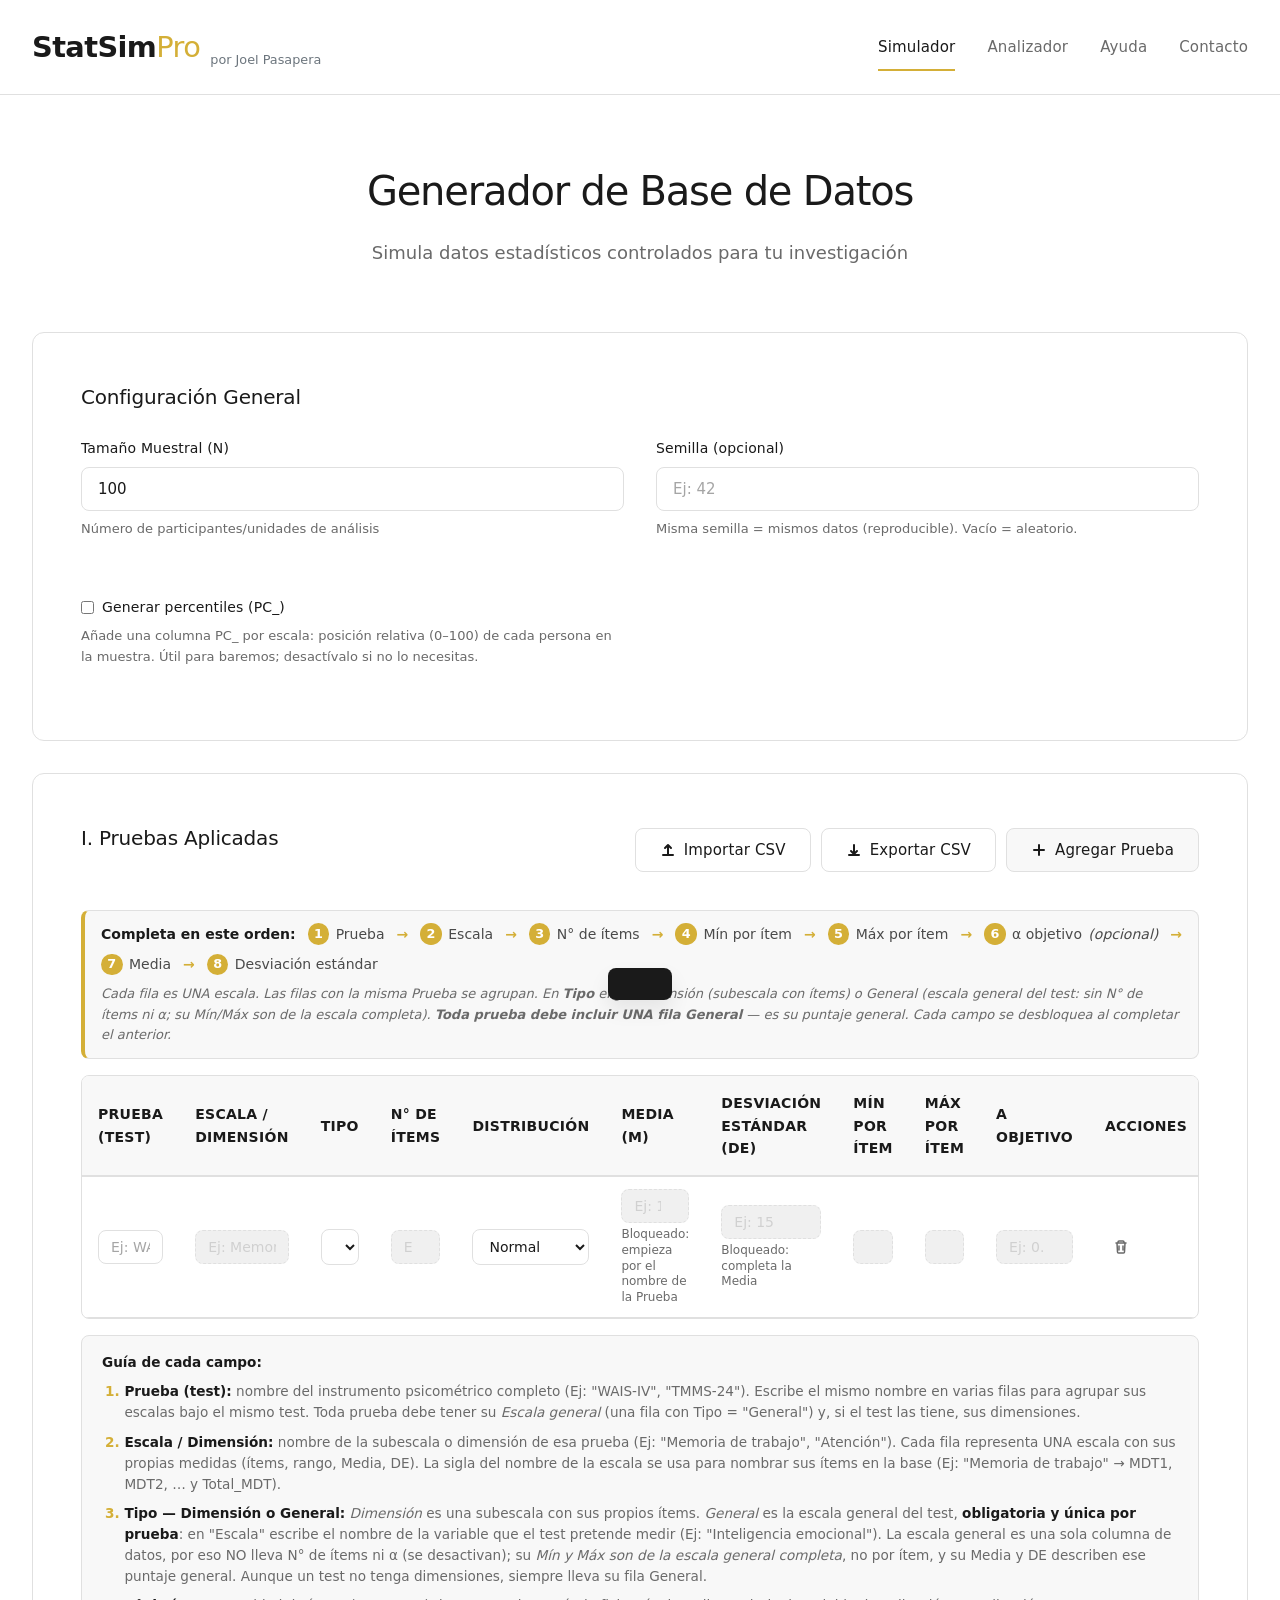
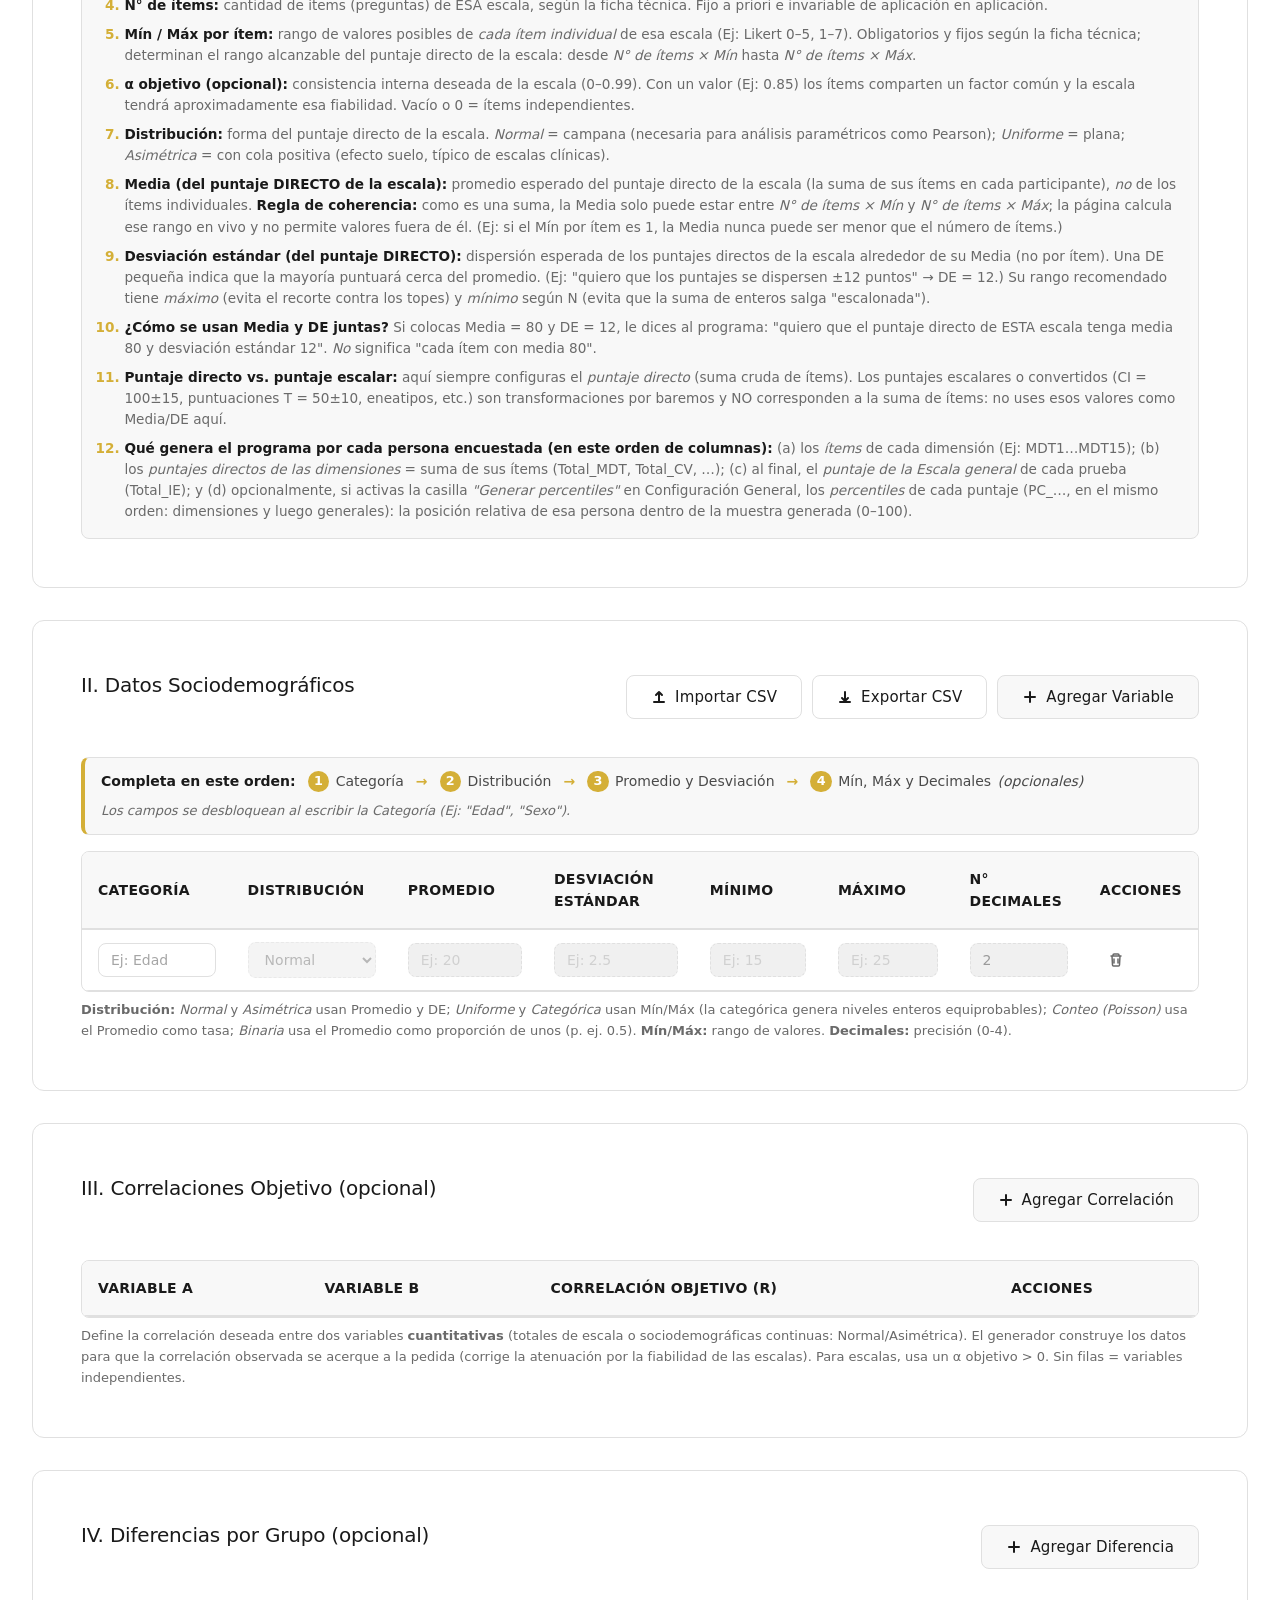
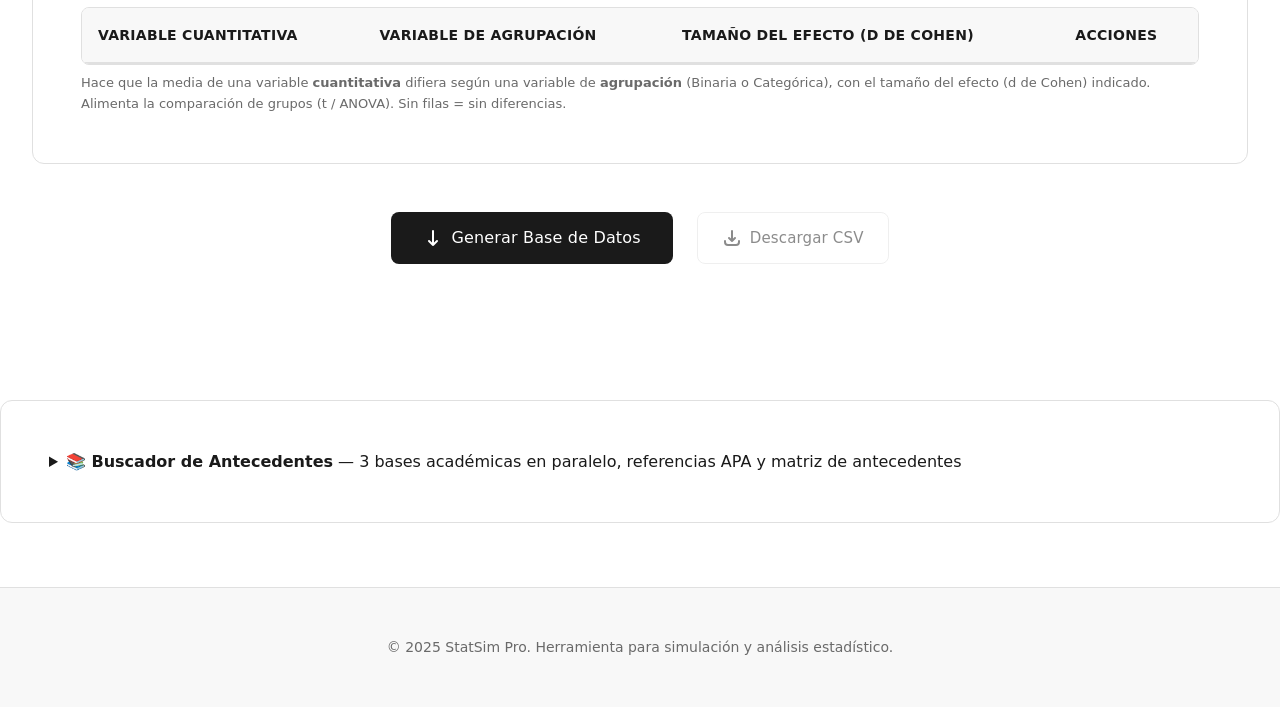
<file: index.html>
<!DOCTYPE html>
<html lang="es">

<head>
    <meta charset="UTF-8">
    <meta name="viewport" content="width=device-width, initial-scale=1.0">
    <title>StatSim Pro - Simulador y Analizador Estadístico</title>
    <link rel="stylesheet" href="styles.css">
    <style>
        .chart-grid {
            display: grid;
            /* min(450px, 100%) permite que las columnas encojan por debajo de
               450px en pantallas estrechas en lugar de desbordar. */
            grid-template-columns: repeat(auto-fit, minmax(min(450px, 100%), 1fr));
            gap: 20px;
            margin-top: 20px;
        }

        .chart-container {
            background: white;
            border-radius: 8px;
            padding: 20px;
            box-shadow: 0 2px 10px rgba(0, 0, 0, 0.1);
            margin-bottom: 20px;
        }

        .chart-title {
            font-size: 18px;
            font-weight: 600;
            margin-bottom: 15px;
            color: #333;
        }

        .chart-wrapper {
            width: 100%;
            height: 320px;
            display: flex;
            justify-content: center;
            align-items: center;
        }

        /* Ocultar gráficos inicialmente */
        .chart-grid {
            display: none;
        }

        /* Mostrar gráficos cuando hay datos */
        .chart-grid.show {
            display: grid;
        }

        /* Los gráficos SVG tienen tamaño fijo; en pantallas estrechas se
           escalan proporcionalmente para no desbordar su contenedor. */
        #contenedorGraficos svg,
        #graficoDispersion svg,
        #qqVariable1 svg,
        #qqVariable2 svg,
        #cajaGrupos svg {
            max-width: 100%;
            height: auto;
        }
    </style>
    <link rel="icon" type="image/svg+xml" href="favicon.svg">
</head>

<body>
    <!-- Header -->
    <header class="header">
        <div class="container">
            <div class="header-content">
                <div class="logo-group">
                    <h1 class="logo">StatSim<span class="accent">Pro</span></h1>
                    <span class="author-signature">por Joel Pasapera</span>
                </div>
                <nav class="nav">
                    <a href="#simulador" class="nav-link active" aria-current="page">Simulador</a>
                    <a href="#analizador" class="nav-link">Analizador</a>
                    <a href="#ayuda" class="nav-link">Ayuda</a>
                    <a href="#contacto" class="nav-link">Contacto</a>
                </nav>
            </div>
        </div>
    </header>

    <!-- Main Container -->
    <main class="main">
        <!-- Sección Simulador -->
        <section id="simulador" class="section active">
            <div class="container">
                <div class="section-header">
                    <h2 class="section-title">Generador de Base de Datos</h2>
                    <p class="section-subtitle">Simula datos estadísticos controlados para tu investigación</p>
                </div>

                <!-- Configuración General -->
                <div class="card">
                    <h3 class="card-title">Configuración General</h3>
                    <div class="form-row">
                        <div class="form-group">
                            <label for="tamanoMuestra">Tamaño Muestral (N)</label>
                            <input type="number" id="tamanoMuestra" class="input" min="2" max="100000" value="100" placeholder="Ej: 100">
                            <span class="help-text">Número de participantes/unidades de análisis</span>
                        </div>
                        <div class="form-group">
                            <label for="semilla">Semilla (opcional)</label>
                            <input type="number" id="semilla" class="input" step="1" placeholder="Ej: 42">
                            <span class="help-text">Misma semilla = mismos datos (reproducible). Vacío = aleatorio.</span>
                        </div>
                        <div class="form-group">
                            <label for="generarPercentiles" style="display: flex; align-items: center; gap: 0.5rem; cursor: pointer;">
                                <input type="checkbox" id="generarPercentiles" style="width: auto; margin: 0;">
                                Generar percentiles (PC_)
                            </label>
                            <span class="help-text">Añade una columna PC_ por escala: posición relativa (0–100) de cada persona en la muestra. Útil para baremos; desactívalo si no lo necesitas.</span>
                        </div>
                    </div>
                </div>

                <!-- Tabla I: Pruebas Aplicadas -->
                <div class="card">
                    <div class="card-header">
                        <h3 class="card-title">I. Pruebas Aplicadas</h3>
                        <div style="display: flex; gap: 10px;">
                            <button id="btnImportarPruebas" class="btn btn-outline"
                                title="Importar configuración desde CSV">
                                <svg aria-hidden="true" focusable="false" width="16" height="16" viewBox="0 0 16 16" fill="none">
                                    <path d="M8 12V3M8 3L5 6M8 3L11 6M3 13H13" stroke="currentColor" stroke-width="2"
                                        stroke-linecap="round" stroke-linejoin="round" />
                                </svg>
                                Importar CSV
                            </button>
                            <button id="btnExportarPruebas" class="btn btn-outline"
                                title="Exportar configuración a CSV">
                                <svg aria-hidden="true" focusable="false" width="16" height="16" viewBox="0 0 16 16" fill="none">
                                    <path d="M8 3V12M8 12L5 9M8 12L11 9M3 13H13" stroke="currentColor" stroke-width="2"
                                        stroke-linecap="round" stroke-linejoin="round" />
                                </svg>
                                Exportar CSV
                            </button>
                            <button id="btnAgregarPrueba" class="btn btn-secondary">
                                <svg aria-hidden="true" focusable="false" width="16" height="16" viewBox="0 0 16 16" fill="none">
                                    <path d="M8 3V13M3 8H13" stroke="currentColor" stroke-width="2"
                                        stroke-linecap="round" />
                                </svg>
                                Agregar Prueba
                            </button>
                        </div>
                    </div>

                    <div class="orden-guia" role="note" aria-label="Orden para completar los datos">
                        <span class="orden-guia-titulo">Completa en este orden:</span>
                        <span class="orden-paso"><span class="orden-num">1</span> Prueba</span>
                        <span class="orden-flecha" aria-hidden="true">→</span>
                        <span class="orden-paso"><span class="orden-num">2</span> Escala</span>
                        <span class="orden-flecha" aria-hidden="true">→</span>
                        <span class="orden-paso"><span class="orden-num">3</span> N° de ítems</span>
                        <span class="orden-flecha" aria-hidden="true">→</span>
                        <span class="orden-paso"><span class="orden-num">4</span> Mín por ítem</span>
                        <span class="orden-flecha" aria-hidden="true">→</span>
                        <span class="orden-paso"><span class="orden-num">5</span> Máx por ítem</span>
                        <span class="orden-flecha" aria-hidden="true">→</span>
                        <span class="orden-paso"><span class="orden-num">6</span> α objetivo <em>(opcional)</em></span>
                        <span class="orden-flecha" aria-hidden="true">→</span>
                        <span class="orden-paso"><span class="orden-num">7</span> Media</span>
                        <span class="orden-flecha" aria-hidden="true">→</span>
                        <span class="orden-paso"><span class="orden-num">8</span> Desviación estándar</span>
                        <span class="orden-nota">Cada fila es UNA escala. Las filas con la misma Prueba se agrupan. En <strong>Tipo</strong> elige
                            <em>Dimensión</em> (subescala con ítems) o <em>General</em> (escala general del test: sin N° de ítems ni α; su Mín/Máx
                            son de la escala completa). <strong>Toda prueba debe incluir UNA fila General</strong> — es su puntaje general.
                            Cada campo se desbloquea al completar el anterior.</span>
                    </div>
                    <datalist id="listaPruebas"></datalist>

                    <div class="table-container">
                        <table class="table" id="tablaPruebas">
                            <thead>
                                <tr>
                                    <th>Prueba (test)</th>
                                    <th>Escala / Dimensión</th>
                                    <th>Tipo</th>
                                    <th>N° de Ítems</th>
                                    <th>Distribución</th>
                                    <th>Media (M)</th>
                                    <th>Desviación Estándar (DE)</th>
                                    <th>Mín por Ítem</th>
                                    <th>Máx por Ítem</th>
                                    <th>α objetivo</th>
                                    <th>Acciones</th>
                                </tr>
                            </thead>
                            <tbody id="bodyPruebas">
                                <!-- Fila inicial -->
                                <tr class="fila-prueba">
                                    <td>
                                        <input type="text" class="input input-sm" placeholder="Ej: WAIS-IV"
                                            maxlength="100" aria-label="Nombre de la prueba" list="listaPruebas">
                                    </td>
                                    <td>
                                        <input type="text" class="input input-sm" placeholder="Ej: Memoria de trabajo"
                                            maxlength="100" aria-label="Nombre de la escala" disabled>
                                    </td>
                                    <td>
                                        <select class="input input-sm" aria-label="Tipo de escala">
                                            <option value="dimension">Dimensión</option>
                                            <option value="general">General</option>
                                        </select>
                                    </td>
                                    <td>
                                        <input type="number" class="input input-sm" placeholder="Ej: 60" min="1" aria-label="Número de ítems" disabled>
                                    </td>
                                    <td>
                                        <select class="input input-sm" aria-label="Distribución">
                                            <option value="normal">Normal</option>
                                            <option value="uniforme">Uniforme</option>
                                            <option value="asimetrica">Asimétrica</option>
                                        </select>
                                    </td>
                                    <td>
                                        <input type="number" class="input input-sm" placeholder="Ej: 100" step="0.01" aria-label="Media (M)" disabled>
                                    </td>
                                    <td>
                                        <input type="number" class="input input-sm" placeholder="Ej: 15" step="0.01"
                                            min="0.01" aria-label="Desviación estándar (DE)" disabled>
                                    </td>
                                    <td>
                                        <input type="number" class="input input-sm" placeholder="Ej: 0" step="1" aria-label="Mínimo por ítem" disabled>
                                    </td>
                                    <td>
                                        <input type="number" class="input input-sm" placeholder="Ej: 5" step="1" aria-label="Máximo por ítem" disabled>
                                    </td>
                                    <td>
                                        <input type="number" class="input input-sm" placeholder="Ej: 0.85" step="0.01" min="0" max="0.99" aria-label="Alfa de Cronbach objetivo" disabled>
                                    </td>
                                    <td>
                                        <button type="button" class="btn-icon btn-delete" title="Eliminar" aria-label="Eliminar fila">
                                            <svg aria-hidden="true" focusable="false" width="16" height="16" viewBox="0 0 16 16" fill="none">
                                                <path
                                                    d="M3 4H13M5 4V3C5 2.44772 5.44772 2 6 2H10C10.5523 2 11 2.44772 11 3V4M6 7V11M10 7V11M4 4H12L11.5 13C11.5 13.5523 11.0523 14 10.5 14H5.5C4.94772 14 4.5 13.5523 4.5 13L4 4Z"
                                                    stroke="currentColor" stroke-width="1.5" stroke-linecap="round" />
                                            </svg>
                                        </button>
                                    </td>
                                </tr>
                            </tbody>
                        </table>
                    </div>
                    <div class="leyenda-pruebas">
                        <p class="leyenda-titulo">Guía de cada campo:</p>
                        <ol>
                            <li>
                                <strong>Prueba (test):</strong> nombre del instrumento psicométrico completo
                                (Ej: "WAIS-IV", "TMMS-24"). Escribe el mismo nombre en varias filas para agrupar sus
                                escalas bajo el mismo test. Toda prueba debe tener su <em>Escala general</em> (una fila
                                con Tipo = "General") y, si el test las tiene, sus dimensiones.
                            </li>
                            <li>
                                <strong>Escala / Dimensión:</strong> nombre de la subescala o dimensión de esa prueba
                                (Ej: "Memoria de trabajo", "Atención"). Cada fila representa UNA escala con sus propias
                                medidas (ítems, rango, Media, DE). La sigla del nombre de la escala se usa para nombrar
                                sus ítems en la base (Ej: "Memoria de trabajo" → MDT1, MDT2, … y Total_MDT).
                            </li>
                            <li>
                                <strong>Tipo — Dimensión o General:</strong> <em>Dimensión</em> es una subescala con sus
                                propios ítems. <em>General</em> es la escala general del test, <strong>obligatoria y
                                única por prueba</strong>: en "Escala" escribe el nombre de la variable que el test
                                pretende medir (Ej: "Inteligencia emocional"). La escala general es una sola columna de
                                datos, por eso NO lleva N° de ítems ni α (se desactivan); su <em>Mín y Máx son de la
                                escala general completa</em>, no por ítem, y su Media y DE describen ese puntaje
                                general. Aunque un test no tenga dimensiones, siempre lleva su fila General.
                            </li>
                            <li>
                                <strong>N° de ítems:</strong> cantidad de ítems (preguntas) de ESA escala, según la
                                ficha técnica. Fijo a priori e invariable de aplicación en aplicación.
                            </li>
                            <li>
                                <strong>Mín / Máx por ítem:</strong> rango de valores posibles de <em>cada ítem
                                individual</em> de esa escala (Ej: Likert 0–5, 1–7). Obligatorios y fijos según la ficha
                                técnica; determinan el rango alcanzable del puntaje directo de la escala: desde
                                <em>N° de ítems × Mín</em> hasta <em>N° de ítems × Máx</em>.
                            </li>
                            <li>
                                <strong>α objetivo (opcional):</strong> consistencia interna deseada de la escala
                                (0–0.99). Con un valor (Ej: 0.85) los ítems comparten un factor común y la escala tendrá
                                aproximadamente esa fiabilidad. Vacío o 0 = ítems independientes.
                            </li>
                            <li>
                                <strong>Distribución:</strong> forma del puntaje directo de la escala. <em>Normal</em> =
                                campana (necesaria para análisis paramétricos como Pearson); <em>Uniforme</em> = plana;
                                <em>Asimétrica</em> = con cola positiva (efecto suelo, típico de escalas clínicas).
                            </li>
                            <li>
                                <strong>Media (del puntaje DIRECTO de la escala):</strong> promedio esperado del puntaje
                                directo de la escala (la suma de sus ítems en cada participante), <em>no</em> de los
                                ítems individuales. <strong>Regla de coherencia:</strong> como es una suma, la Media solo
                                puede estar entre <em>N° de ítems × Mín</em> y <em>N° de ítems × Máx</em>; la página
                                calcula ese rango en vivo y no permite valores fuera de él. (Ej: si el Mín por ítem es 1,
                                la Media nunca puede ser menor que el número de ítems.)
                            </li>
                            <li>
                                <strong>Desviación estándar (del puntaje DIRECTO):</strong> dispersión esperada de los
                                puntajes directos de la escala alrededor de su Media (no por ítem). Una DE pequeña indica
                                que la mayoría puntuará cerca del promedio. (Ej: "quiero que los puntajes se dispersen
                                ±12 puntos" → DE = 12.) Su rango recomendado tiene <em>máximo</em> (evita el recorte
                                contra los topes) y <em>mínimo</em> según N (evita que la suma de enteros salga
                                "escalonada").
                            </li>
                            <li>
                                <strong>¿Cómo se usan Media y DE juntas?</strong> Si colocas Media = 80 y DE = 12, le
                                dices al programa: "quiero que el puntaje directo de ESTA escala tenga media 80 y
                                desviación estándar 12". <em>No</em> significa "cada ítem con media 80".
                            </li>
                            <li>
                                <strong>Puntaje directo vs. puntaje escalar:</strong> aquí siempre configuras el
                                <em>puntaje directo</em> (suma cruda de ítems). Los puntajes escalares o convertidos
                                (CI = 100±15, puntuaciones T = 50±10, eneatipos, etc.) son transformaciones por baremos
                                y NO corresponden a la suma de ítems: no uses esos valores como Media/DE aquí.
                            </li>
                            <li>
                                <strong>Qué genera el programa por cada persona encuestada (en este orden de
                                columnas):</strong>
                                (a) los <em>ítems</em> de cada dimensión (Ej: MDT1…MDT15);
                                (b) los <em>puntajes directos de las dimensiones</em> = suma de sus ítems (Total_MDT,
                                Total_CV, …);
                                (c) al final, el <em>puntaje de la Escala general</em> de cada prueba (Total_IE);
                                y (d) opcionalmente, si activas la casilla <em>"Generar percentiles"</em> en
                                Configuración General, los <em>percentiles</em> de cada puntaje (PC_…, en el mismo
                                orden: dimensiones y luego generales): la posición relativa de esa persona dentro de la
                                muestra generada (0–100).
                            </li>
                        </ol>
                    </div>
                </div>

                <!-- Tabla II: Datos Sociodemográficos -->
                <div class="card">
                    <div class="card-header">
                        <h3 class="card-title">II. Datos Sociodemográficos</h3>
                        <div style="display: flex; gap: 10px;">
                            <button id="btnImportarSocio" class="btn btn-outline"
                                title="Importar configuración desde CSV">
                                <svg aria-hidden="true" focusable="false" width="16" height="16" viewBox="0 0 16 16" fill="none">
                                    <path d="M8 12V3M8 3L5 6M8 3L11 6M3 13H13" stroke="currentColor" stroke-width="2"
                                        stroke-linecap="round" stroke-linejoin="round" />
                                </svg>
                                Importar CSV
                            </button>
                            <button id="btnExportarSocio" class="btn btn-outline" title="Exportar configuración a CSV">
                                <svg aria-hidden="true" focusable="false" width="16" height="16" viewBox="0 0 16 16" fill="none">
                                    <path d="M8 3V12M8 12L5 9M8 12L11 9M3 13H13" stroke="currentColor" stroke-width="2"
                                        stroke-linecap="round" stroke-linejoin="round" />
                                </svg>
                                Exportar CSV
                            </button>
                            <button id="btnAgregarSocio" class="btn btn-secondary">
                                <svg aria-hidden="true" focusable="false" width="16" height="16" viewBox="0 0 16 16" fill="none">
                                    <path d="M8 3V13M3 8H13" stroke="currentColor" stroke-width="2"
                                        stroke-linecap="round" />
                                </svg>
                                Agregar Variable
                            </button>
                        </div>
                    </div>

                    <div class="orden-guia" role="note" aria-label="Orden para completar los datos sociodemográficos">
                        <span class="orden-guia-titulo">Completa en este orden:</span>
                        <span class="orden-paso"><span class="orden-num">1</span> Categoría</span>
                        <span class="orden-flecha" aria-hidden="true">→</span>
                        <span class="orden-paso"><span class="orden-num">2</span> Distribución</span>
                        <span class="orden-flecha" aria-hidden="true">→</span>
                        <span class="orden-paso"><span class="orden-num">3</span> Promedio y Desviación</span>
                        <span class="orden-flecha" aria-hidden="true">→</span>
                        <span class="orden-paso"><span class="orden-num">4</span> Mín, Máx y Decimales <em>(opcionales)</em></span>
                        <span class="orden-nota">Los campos se desbloquean al escribir la Categoría (Ej: "Edad", "Sexo").</span>
                    </div>

                    <div class="table-container">
                        <table class="table" id="tablaSocio">
                            <thead>
                                <tr>
                                    <th>Categoría</th>
                                    <th>Distribución</th>
                                    <th>Promedio</th>
                                    <th>Desviación Estándar</th>
                                    <th>Mínimo</th>
                                    <th>Máximo</th>
                                    <th>N° Decimales</th>
                                    <th>Acciones</th>
                                </tr>
                            </thead>
                            <tbody id="bodySocio">
                                <!-- Fila inicial -->
                                <tr class="fila-socio">
                                    <td>
                                        <input type="text" class="input input-sm" placeholder="Ej: Edad" aria-label="Categoría">
                                    </td>
                                    <td>
                                        <select class="input input-sm" aria-label="Distribución">
                                            <option value="normal">Normal</option>
                                            <option value="uniforme">Uniforme</option>
                                            <option value="asimetrica">Asimétrica</option>
                                            <option value="conteo">Conteo (Poisson)</option>
                                            <option value="binaria">Binaria (0/1)</option>
                                            <option value="categorica">Categórica</option>
                                        </select>
                                    </td>
                                    <td>
                                        <input type="number" class="input input-sm" placeholder="Ej: 20" step="0.01" aria-label="Promedio">
                                    </td>
                                    <td>
                                        <input type="number" class="input input-sm" placeholder="Ej: 2.5" step="0.01"
                                            min="0.01" aria-label="Desviación estándar">
                                    </td>
                                    <td>
                                        <input type="number" class="input input-sm" placeholder="Ej: 15" step="0.01" aria-label="Mínimo">
                                    </td>
                                    <td>
                                        <input type="number" class="input input-sm" placeholder="Ej: 25" step="0.01" aria-label="Máximo">
                                    </td>
                                    <td>
                                        <input type="number" class="input input-sm" placeholder="Ej: 2" min="0" max="4"
                                            value="2" aria-label="Número de decimales">
                                    </td>
                                    <td>
                                        <button type="button" class="btn-icon btn-delete" title="Eliminar" aria-label="Eliminar fila">
                                            <svg aria-hidden="true" focusable="false" width="16" height="16" viewBox="0 0 16 16" fill="none">
                                                <path
                                                    d="M3 4H13M5 4V3C5 2.44772 5.44772 2 6 2H10C10.5523 2 11 2.44772 11 3V4M6 7V11M10 7V11M4 4H12L11.5 13C11.5 13.5523 11.0523 14 10.5 14H5.5C4.94772 14 4.5 13.5523 4.5 13L4 4Z"
                                                    stroke="currentColor" stroke-width="1.5" stroke-linecap="round" />
                                            </svg>
                                        </button>
                                    </td>
                                </tr>
                            </tbody>
                        </table>
                    </div>
                    <p class="help-text" style="margin-top: 0.5rem;">
                        <strong>Distribución:</strong> <em>Normal</em> y <em>Asimétrica</em> usan Promedio y DE;
                        <em>Uniforme</em> y <em>Categórica</em> usan Mín/Máx (la categórica genera niveles enteros
                        equiprobables); <em>Conteo (Poisson)</em> usa el Promedio como tasa; <em>Binaria</em> usa el
                        Promedio como proporción de unos (p. ej. 0.5). <strong>Mín/Máx:</strong> rango de valores.
                        <strong>Decimales:</strong> precisión (0-4).
                    </p>
                </div>

                <!-- Tabla III: Correlaciones objetivo (opcional) -->
                <div class="card">
                    <div class="card-header">
                        <h3 class="card-title">III. Correlaciones Objetivo (opcional)</h3>
                        <button id="btnAgregarCorrelacion" type="button" class="btn btn-secondary">
                            <svg aria-hidden="true" focusable="false" width="16" height="16" viewBox="0 0 16 16" fill="none">
                                <path d="M8 3V13M3 8H13" stroke="currentColor" stroke-width="2" stroke-linecap="round" />
                            </svg>
                            Agregar Correlación
                        </button>
                    </div>
                    <div class="table-container">
                        <table class="table" id="tablaCorrelaciones">
                            <thead>
                                <tr>
                                    <th>Variable A</th>
                                    <th>Variable B</th>
                                    <th>Correlación objetivo (r)</th>
                                    <th>Acciones</th>
                                </tr>
                            </thead>
                            <tbody id="bodyCorrelaciones"></tbody>
                        </table>
                    </div>
                    <p class="help-text" style="margin-top: 0.5rem;">
                        Define la correlación deseada entre dos variables <strong>cuantitativas</strong> (totales de
                        escala o sociodemográficas continuas: Normal/Asimétrica). El generador construye los datos para
                        que la correlación observada se acerque a la pedida (corrige la atenuación por la fiabilidad de
                        las escalas). Para escalas, usa un α objetivo &gt; 0. Sin filas = variables independientes.
                    </p>
                </div>

                <!-- Tabla IV: Diferencias por grupo (opcional) -->
                <div class="card">
                    <div class="card-header">
                        <h3 class="card-title">IV. Diferencias por Grupo (opcional)</h3>
                        <button id="btnAgregarDiferencia" type="button" class="btn btn-secondary">
                            <svg aria-hidden="true" focusable="false" width="16" height="16" viewBox="0 0 16 16" fill="none">
                                <path d="M8 3V13M3 8H13" stroke="currentColor" stroke-width="2" stroke-linecap="round" />
                            </svg>
                            Agregar Diferencia
                        </button>
                    </div>
                    <div class="table-container">
                        <table class="table" id="tablaDiferencias">
                            <thead>
                                <tr>
                                    <th>Variable cuantitativa</th>
                                    <th>Variable de agrupación</th>
                                    <th>Tamaño del efecto (d de Cohen)</th>
                                    <th>Acciones</th>
                                </tr>
                            </thead>
                            <tbody id="bodyDiferencias"></tbody>
                        </table>
                    </div>
                    <p class="help-text" style="margin-top: 0.5rem;">
                        Hace que la media de una variable <strong>cuantitativa</strong> difiera según una variable de
                        <strong>agrupación</strong> (Binaria o Categórica), con el tamaño del efecto (d de Cohen)
                        indicado. Alimenta la comparación de grupos (t / ANOVA). Sin filas = sin diferencias.
                    </p>
                </div>

                <!-- Botones de Acción -->
                <div class="actions-bar">
                    <button id="btnGenerar" class="btn btn-primary btn-lg">
                        <svg aria-hidden="true" focusable="false" width="20" height="20" viewBox="0 0 20 20" fill="none">
                            <path d="M10 3V17M10 17L6 13M10 17L14 13" stroke="currentColor" stroke-width="2"
                                stroke-linecap="round" stroke-linejoin="round" />
                        </svg>
                        Generar Base de Datos
                    </button>
                    <button id="btnDescargarCSV" class="btn btn-outline" disabled>
                        <svg aria-hidden="true" focusable="false" width="20" height="20" viewBox="0 0 20 20" fill="none">
                            <path
                                d="M3 13L3 14C3 15.6569 4.34315 17 6 17L14 17C15.6569 17 17 15.6569 17 14L17 13M10 3L10 13M10 13L7 10M10 13L13 10"
                                stroke="currentColor" stroke-width="2" stroke-linecap="round" stroke-linejoin="round" />
                        </svg>
                        Descargar CSV
                    </button>
                </div>

                <!-- Preview de Datos Generados -->
                <div id="previewContainer" class="card" style="display: none;">
                    <h3 class="card-title">Vista Previa de Datos Generados</h3>
                    <div class="stats-grid">
                        <div class="stat-card">
                            <span class="stat-label">Participantes</span>
                            <span class="stat-value" id="statParticipantes">0</span>
                        </div>
                        <div class="stat-card">
                            <span class="stat-label">Variables</span>
                            <span class="stat-value" id="statVariables">0</span>
                        </div>
                        <div class="stat-card">
                            <span class="stat-label">Pruebas</span>
                            <span class="stat-value" id="statPruebas">0</span>
                        </div>
                    </div>
                    <div class="table-scroll">
                        <table class="table table-preview" id="tablaPreview">
                            <thead id="previewHead"></thead>
                            <tbody id="previewBody"></tbody>
                        </table>
                    </div>
                </div>
            </div>
        </section>

        <!-- Sección Analizador -->
        <section id="analizador" class="section">
            <div class="container">
                <div class="section-header">
                    <h2 class="section-title">Analizador Estadístico</h2>
                    <p class="section-subtitle">Análisis de normalidad y correlación al estilo SPSS</p>
                </div>

                <!-- Cargar Datos -->
                <div class="card">
                    <h3 class="card-title">Cargar Datos</h3>
                    <div class="upload-area">
                        <div class="upload-options">
                            <button id="btnUsarGenerados" class="btn btn-outline" disabled>
                                <svg aria-hidden="true" focusable="false" width="20" height="20" viewBox="0 0 20 20" fill="none">
                                    <path
                                        d="M9 3H6C4.89543 3 4 3.89543 4 5V15C4 16.1046 4.89543 17 6 17H14C15.1046 17 16 16.1046 16 15V8M9 3L16 10M9 3V8C9 9.10457 9.89543 10 11 10H16"
                                        stroke="currentColor" stroke-width="1.5" stroke-linecap="round"
                                        stroke-linejoin="round" />
                                </svg>
                                Usar Datos Generados
                            </button>
                            <span class="divider-text">o</span>
                            <label for="fileInput" class="btn btn-primary">
                                <svg aria-hidden="true" focusable="false" width="20" height="20" viewBox="0 0 20 20" fill="none">
                                    <path
                                        d="M10 13V3M10 3L7 6M10 3L13 6M3 13V14C3 15.6569 4.34315 17 6 17H14C15.6569 17 17 15.6569 17 14V13"
                                        stroke="currentColor" stroke-width="2" stroke-linecap="round"
                                        stroke-linejoin="round" />
                                </svg>
                                Subir Archivo CSV
                            </label>
                            <input type="file" id="fileInput" accept=".csv" style="display: none;">
                        </div>
                    </div>
                </div>


                <!-- Configuración de Investigación -->
                <div class="card">
                    <h3 class="card-title">1. Configuración de la Investigación</h3>
                    <div class="form-row">
                        <div class="form-group">
                            <label class="label" for="tituloTesis">Título de la tesis (para el documento Word)</label>
                            <input type="text" id="tituloTesis" class="input"
                                placeholder="Ej: Inteligencia emocional e inteligencia cognitiva en estudiantes de secundaria de Lima Metropolitana, 2026">
                        </div>
                        <div class="form-group">
                            <label for="unidadAnalisis">Unidad de Análisis</label>
                            <input type="text" id="unidadAnalisis" class="input"
                                placeholder="Ej: adolescentes, estudiantes, adultos">
                            <span class="help-text">Población o grupo de estudio</span>
                        </div>
                        <div class="form-group">
                            <label for="lugarContexto">Lugar/Contexto</label>
                            <input type="text" id="lugarContexto" class="input"
                                placeholder="Ej: Lima Metropolitana, Región Cusco">
                            <span class="help-text">Ubicación geográfica o contexto del estudio</span>
                        </div>
                    </div>

                </div>

                <!-- Configuración de Dimensiones -->
                <div class="card">
                    <h3 class="card-title">2. Configuración de Dimensiones (Opcional)</h3>
                    <p class="help-text" style="margin-bottom: 1rem;">
                        <strong>Formato:</strong>
                        <code>NombreDimensión:Item1,Item2,Item3;OtraDimensión:Item4,Item5</code><br>
                        <strong>Ejemplo:</strong> <code>Atención:W1,W2,W3;Memoria:W4,W5,W6</code>
                    </p>
                    <div class="form-row">
                        <div class="form-group">
                            <label for="dimensionesVar1">Dimensiones Variable 1</label>
                            <input type="text" id="dimensionesVar1" class="input"
                                placeholder="Ej: Dim1:Item1,Item2;Dim2:Item3,Item4">
                        </div>
                        <div class="form-group">
                            <label for="dimensionesVar2">Dimensiones Variable 2</label>
                            <input type="text" id="dimensionesVar2" class="input"
                                placeholder="Ej: Dim1:Item1,Item2;Dim2:Item3,Item4">
                        </div>
                    </div>

                </div>

                <!-- Datos Cargados -->
                <div id="datosContainer" class="card" style="display: none;">
                    <h3 class="card-title">Datos Cargados</h3>
                    <div class="stats-grid">
                        <div class="stat-card">
                            <span class="stat-label">N</span>
                            <span class="stat-value" id="analisisN">0</span>
                        </div>
                        <div class="stat-card">
                            <span class="stat-label">Variables</span>
                            <span class="stat-value" id="analisisVars">0</span>
                        </div>
                    </div>
                    <div class="table-scroll">
                        <table class="table table-preview" id="tablaDatosAnalisis">
                            <thead id="analisisHead"></thead>
                            <tbody id="analisisBody"></tbody>
                        </table>
                    </div>
                    <p class="help-text" style="margin-top: 0.5rem;">
                        <strong>Aclaración:</strong> Verifique que todos los ítems inversos hayan sido recodificados a
                        puntaje directo. Para aclarar, un ítem directo es aquel cuyo puntaje más elevado contribuye a
                        una mayor presencia o nivel de la variable. Por el contrario, un ítem inverso es aquel cuyo
                        puntaje más alto contribuye a una menor presencia o nivel de la variable. La inclusión de ítems
                        inversos es una estrategia de diseño deliberada para controlar sesgos de respuesta
                    </p>
                </div>

                <!-- Agregar dentro de la sección analizador, después del título principal -->
                <div class="chart-grid" id="contenedorGraficos">
                    <div class="chart-container">
                        <h3 class="chart-title">Distribución Normal</h3>
                        <div id="distribucion-gaussiana" class="chart-wrapper"></div>
                    </div>

                    <div class="chart-container">
                        <h3 class="chart-title">Matriz de Correlación</h3>
                        <div id="matriz-correlacion" class="chart-wrapper"></div>
                    </div>

                    <div class="chart-container">
                        <h3 class="chart-title">Diagrama de Caja</h3>
                        <div id="diagrama-caja" class="chart-wrapper"></div>
                    </div>

                    <div class="chart-container">
                        <h3 class="chart-title">Distribución por Violín</h3>
                        <div id="diagrama-violin" class="chart-wrapper"></div>
                    </div>
                </div>

                <!-- Selección de Variables -->
                <!-- Editor de etiquetas: solo visible al cargar una base EXTERNA -->
                <div id="editorEtiquetas" style="display: none;"></div>

                <div id="seleccionContainer" class="card" style="display: none;">
                    <h3 class="card-title">Análisis Estadístico</h3>

                    <div class="form-group">
                        <label id="labelTipoAnalisis">Tipo de análisis</label>
                        <div class="radio-group" role="radiogroup" aria-labelledby="labelTipoAnalisis">
                            <label class="radio-label">
                                <input type="radio" name="tipoAnalisis" value="correlacion" checked>
                                <span>Correlación (dos variables cuantitativas)</span>
                            </label>
                            <label class="radio-label">
                                <input type="radio" name="tipoAnalisis" value="comparacion">
                                <span>Comparación de grupos</span>
                            </label>
                            <label class="radio-label">
                                <input type="radio" name="tipoAnalisis" value="asociacion">
                                <span>Asociación de dos variables categóricas (Chi²)</span>
                            </label>
                        </div>
                    </div>

                    <div class="form-row">
                        <div class="form-group">
                            <label for="variable1" id="labelVariable1">Variable 1</label>
                            <select id="variable1" class="input">
                                <option value="">Seleccionar variable...</option>
                            </select>
                        </div>
                        <div class="form-group">
                            <label for="variable2" id="labelVariable2">Variable 2</label>
                            <select id="variable2" class="input">
                                <option value="">Seleccionar variable...</option>
                            </select>
                        </div>
                    </div>

                    <div class="form-group">
                        <label id="labelTipoPrueba">Tipo de Prueba</label>
                        <div class="radio-group" role="radiogroup" aria-labelledby="labelTipoPrueba">
                            <label class="radio-label">
                                <input type="radio" name="tipoPrueba" value="bilateral" checked>
                                <span>Bilateral (2 colas)</span>
                            </label>
                            <label class="radio-label">
                                <input type="radio" name="tipoPrueba" value="unilateral">
                                <span>Unilateral (1 cola)</span>
                            </label>
                        </div>
                    </div>

                    <button id="btnAnalizar" class="btn btn-primary btn-lg">
                        <svg aria-hidden="true" focusable="false" width="20" height="20" viewBox="0 0 20 20" fill="none">
                            <circle cx="8" cy="8" r="5" stroke="currentColor" stroke-width="2" />
                            <path d="M12 12L17 17" stroke="currentColor" stroke-width="2" stroke-linecap="round" />
                        </svg>
                        Ejecutar Análisis
                    </button>
                </div>

                <!-- Contenedores vacíos - el JS llenará todo -->

                <!-- Marco Metodológico -->
                <div id="marcoMetodologicoContainer" style="display: none;"></div>

                <!-- Objetivos específicos por dimensiones (parte del marco) -->
                <div id="resultadosDimensiones" style="display: none;"></div>

                <!-- Tabla 1 (sociodemográfica) y niveles descriptivos -->
                <div id="resultadosSociodemografica" style="display: none;"></div>
                <div id="resultadosNiveles" style="display: none;"></div>
                <div id="resultadosHallazgosSocio" style="display: none;"></div>

                <!-- Estadísticos descriptivos -->
                <div id="resultadosDescriptivas" style="display: none;"></div>

                <!-- Análisis de fiabilidad (alfa de Cronbach) -->
                <div id="resultadosFiabilidad" style="display: none;"></div>

                <!-- Pruebas de normalidad -->
                <div id="pruebasNormalidadContainer" style="display: none;"></div>

                <!-- Resultados de análisis -->
                <div id="resultadosCorrelacion" style="display: none;"></div>
                <div id="resultadosRegresion" style="display: none;"></div>
                <div id="resultadosDispersion" style="display: none;"></div>
                <div id="resultadosDecision" style="display: none;"></div>
                <div id="resultadosReporteAPA" style="display: none;"></div>
                <div id="resultadosDiscusion" style="display: none;"></div>

                <!-- Resultados de comparación de grupos -->
                <div id="resultadosComparacion" style="display: none;"></div>

                <!-- Resultados de chi-cuadrado de independencia -->
                <div id="resultadosChiCuadrado" style="display: none;"></div>

                <!-- Exportar capítulo a Word (APA 7) -->
                <button id="btnExportarWord" class="btn btn-primary">
                    📄 Exportar capítulo a Word (APA 7)
                </button>

                <!-- Botón Descargar Resultados -->
                <button id="btnDescargarResultados" class="btn btn-outline">
                    <svg aria-hidden="true" focusable="false" width="20" height="20" viewBox="0 0 20 20" fill="none">
                        <path
                            d="M3 13L3 14C3 15.6569 4.34315 17 6 17L14 17C15.6569 17 17 15.6569 17 14L17 13M10 3L10 13M10 13L7 10M10 13L13 10"
                            stroke="currentColor" stroke-width="2" stroke-linecap="round" stroke-linejoin="round" />
                    </svg>
                    Descargar Resultados
                </button>

                <!-- Sección de referencias bibliográficas: citar a sampieri por ejemplo  -->
                <div id="resultadosContainer" class="card" style="display: none;">
                    <h3 class="card-title">Referencias bibliográficas</h3>

                </div>
            </div>
        </section>

        <!-- Sección Ayuda -->
        <section id="ayuda" class="section">
            <div class="container">
                <div class="section-header">
                    <h2 class="section-title">Ayuda y Documentación</h2>
                    <p class="section-subtitle">Guía de uso de StatSim Pro</p>
                </div>

                <div class="help-grid">
                    <div class="help-card">
                        <h3>Simulador de Datos</h3>
                        <p>Genera bases de datos estadísticos controlados siguiendo parámetros de media y desviación
                            estándar.</p>
                    </div>
                    <div class="help-card">
                        <h3>Análisis Estadístico</h3>
                        <p>Realiza pruebas de normalidad y correlación automáticamente siguiendo las reglas estadísticas
                            apropiadas.</p>
                    </div>
                    <div class="help-card">
                        <h3>Exportación</h3>
                        <p>Descarga tus datos en formato CSV y resultados en formato de texto para usar en tu
                            investigación.</p>
                    </div>
                </div>
            </div>
        </section>
    </main>

    <!-- Sección Contacto -->
    <section id="contacto" class="section">
        <div class="container">
            <div class="section-header">
                <h2 class="section-title">Contacto y Redes Sociales</h2>
                <p class="section-subtitle">Conéctate conmigo y sigue mi trabajo</p>
            </div>

            <div class="contact-grid">

                <a href="https://www.facebook.com/joel.pasaperapinto.1" target="_blank" class="contact-card">
                    <svg aria-hidden="true" focusable="false" viewBox="0 0 24 24" fill="none" stroke="currentColor" stroke-width="2" stroke-linecap="round"
                        stroke-linejoin="round" class="icon">
                        <path d="M18 2h-3a5 5 0 0 0-5 5v3H7v4h3v8h4v-8h3l1-4h-4V7a1 1 0 0 1 1-1h3z"></path>
                    </svg>
                    <h3>Facebook</h3>
                    <p>Sígueme para novedades y artículos.</p>
                </a>

                <a href="https://www.instagram.com/joel.pasapera/" target="_blank" class="contact-card">
                    <svg aria-hidden="true" focusable="false" viewBox="0 0 24 24" fill="none" stroke="currentColor" stroke-width="2" stroke-linecap="round"
                        stroke-linejoin="round" class="icon">
                        <rect x="2" y="2" width="20" height="20" rx="5" ry="5"></rect>
                        <path d="M16 11.37A4 4 0 1 1 12.63 8 4 4 0 0 1 16 11.37z"></path>
                        <line x1="17.5" y1="6.5" x2="17.51" y2="6.5"></line>
                    </svg>
                    <h3>Instagram</h3>
                    <p>Contenido diario y un vistazo a mi vida profesional.</p>
                </a>

                <a href="https://www.youtube.com/@JoelPasapera" target="_blank" class="contact-card">
                    <svg aria-hidden="true" focusable="false" viewBox="0 0 24 24" fill="none" stroke="currentColor" stroke-width="2" stroke-linecap="round"
                        stroke-linejoin="round" class="icon">
                        <path
                            d="M22.54 6.42a2.78 2.78 0 0 0-1.94-2A54.48 54.48 0 0 0 12 5a54.48 54.48 0 0 0-8.6.42 2.78 2.78 0 0 0-1.94 2A29 29 0 0 0 2 12a29 29 0 0 0 .5 5.58 2.78 2.78 0 0 0 1.94 2 54.48 54.48 0 0 0 8.6.42 54.48 54.48 0 0 0 8.6-.42 2.78 2.78 0 0 0 1.94-2A29 29 0 0 0 22 12a29 29 0 0 0-.46-5.58z">
                        </path>
                        <polygon points="10 15 15 12 10 9 10 15"></polygon>
                    </svg>
                    <h3>YouTube</h3>
                    <p>Tutoriales de programación y análisis de datos en video.</p>
                </a>

                <a href="https://github.com/JoelPasapera" target="_blank" class="contact-card">
                    <svg aria-hidden="true" focusable="false" viewBox="0 0 24 24" fill="none" stroke="currentColor" stroke-width="2" stroke-linecap="round"
                        stroke-linejoin="round" class="icon">
                        <path
                            d="M9 19c-5 1.5-5-2.5-7-3m14 6v-3.87a3.37 3.37 0 0 0-.94-2.61c3.14-.35 6.44-1.54 6.44-7A5.44 5.44 0 0 0 20 4.77 5.07 5.07 0 0 0 19.91 3 5.07 5.07 0 0 0 18 3.5c-1.8 0-3.37 1.25-4.13 3.19A10.86 10.86 0 0 0 12 7c-4.37 0-6.15-2.23-7-3.19A5.07 5.07 0 0 0 3 3.5c-.77 0-1.55.51-1.74 1.27A5.44 5.44 0 0 0 2 10c0 4.41 3.3 5.61 6.44 7a3.37 3.37 0 0 0-.94 2.61V22">
                        </path>
                    </svg>
                    <h3>GitHub</h3>
                    <p>Revisa mis proyectos y contribuciones de código abierto.</p>
                </a>

                <a href="https://www.tiktok.com/@joelpasapera101" target="_blank" class="contact-card">
                    <svg aria-hidden="true" focusable="false" viewBox="0 0 24 24" fill="none" stroke="currentColor" stroke-width="2" stroke-linecap="round"
                        stroke-linejoin="round" class="icon">
                        <path d="M21 21h-3a1 1 0 0 1-1-1v-4a1 1 0 0 1 1-1h3a1 1 0 0 1 1 1v4a1 1 0 0 1-1 1z"></path>
                        <path d="M10 21h-3a1 1 0 0 1-1-1v-4a1 1 0 0 1 1-1h3a1 1 0 0 1 1 1v4a1 1 0 0 1-1 1z"></path>
                        <path d="M15 13H5a1 1 0 0 1-1-1V4a1 1 0 0 1 1-1h10a1 1 0 0 1 1 1v8a1 1 0 0 1-1 1z"></path>
                        <path
                            d="M12 21v-4a1 1 0 0 0-1-1H7a1 1 0 0 1-1-1v-4a1 1 0 0 1 1-1h5a1 1 0 0 1 1 1v8a1 1 0 0 1-1 1z">
                        </path>
                    </svg>
                    <h3>TikTok</h3>
                    <p>Tips rápidos de tecnología y ciencia de datos.</p>
                </a>

            </div>
        </div>
    </section>

    <!-- Footer -->
    <footer class="footer">
        <div class="container">
            <p>&copy; 2025 StatSim Pro. Herramienta para simulación y análisis estadístico.</p>
        </div>
    </footer>

    <!-- Toast para notificaciones -->
    <div id="toast" class="toast" role="status" aria-live="polite"></div>

    <!-- Inputs ocultos para importar CSV -->
    <input type="file" id="importPruebasInput" accept=".csv" style="display: none;">
    <input type="file" id="importSocioInput" accept=".csv" style="display: none;">

    <!-- d3 vendorizado: lo requiere graficas.js, debe cargarse antes -->
    <script src="d3.v7.min.js"></script>

    <!-- ============================================================
         VERSIONADO DE SCRIPTS (anti-caché de GitHub Pages / CDN)
         Cada vez que actualices un archivo .js, INCREMENTA su ?v=N
         (ej: app.js?v=2 → app.js?v=3). Eso obliga a navegadores y CDN
         a descargar la versión nueva al instante. Sin esto, la caché
         puede servir archivos viejos hasta ~10 minutos o más.
         ============================================================ -->
    <!-- Scripts generador de datos -->
    <script src="generador-datos.js?v=2"></script>

    <!-- Etiquetas humanas de variables (estilo SPSS) -->
    <script src="etiquetas-variables.js?v=2"></script>

    <!-- Analizador estadístico principal -->
    <script src="analizador-estadistico.js?v=2"></script>

    <!-- Módulo de interpretaciones estadísticas -->
    <script src="interpretaciones-estadisticas.js?v=2"></script>

    <!-- Criba vectorizada de correlaciones (selección de objetivos por datos) -->
    <script src="criba-correlaciones.js?v=2"></script>

    <!-- Correlaciones por dimensiones (objetivos específicos) -->
    <script src="analisis-dimensiones.js?v=2"></script>

    <!-- Hallazgos por variables sociodemográficas -->
    <script src="criba-sociodemografica.js?v=2"></script>

    <!-- Matriz de consistencia -->
    <script src="matriz-consistencia.js?v=1"></script>

    <!-- Búsqueda en Scopus (Elsevier) -->
    <script src="scopus-directo.js?v=1"></script>

    <!-- Arsenal de proxies CORS (con sistema de salud) -->
    <script src="proxies-cors.js?v=1"></script>

    <!-- Búsqueda directa en Google Académico (experimental) -->
    <script src="scholar-directo.js?v=1"></script>

    <!-- Buscador de antecedentes (Fase A) -->
    <script src="antecedentes.js?v=1"></script>

    <!-- Exportador del capítulo de resultados a Word (APA 7) -->
    <script src="exportador-word.js?v=2"></script>

    <!-- Librería de gráficos científicos (depende de d3) -->
    <script src="graficas.js?v=2"></script>

    <!-- Guía de coherencia en vivo (usa ReglasCoherencia de generador-datos.js) -->
    <script src="guia-coherencia.js?v=2"></script>

    <!-- Código de app.js -->
    <script src="app.js?v=2"></script>
</body>

</html>
</file>
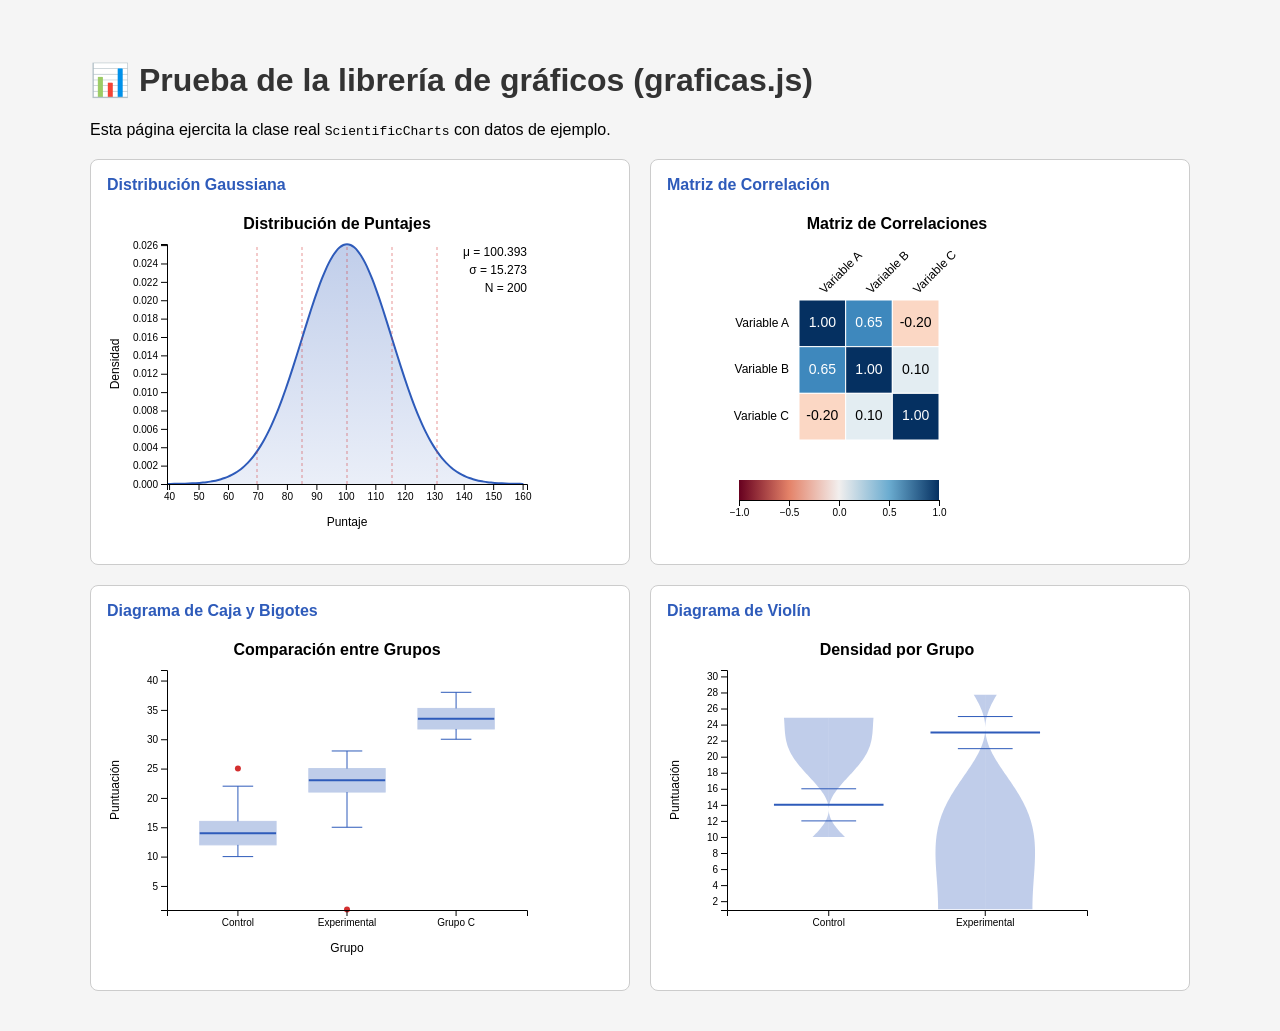
<file: probargraficas.html>
<!DOCTYPE html>
<html lang="es">

<head>
    <meta charset="UTF-8">
    <meta name="viewport" content="width=device-width, initial-scale=1.0">
    <title>Prueba de ScientificCharts (graficas.js)</title>
    <style>
        body {
            font-family: Arial, sans-serif;
            max-width: 1100px;
            margin: 20px auto;
            padding: 20px;
            background: #f5f5f5;
        }

        h1 {
            color: #333;
        }

        .grid-graficos {
            display: grid;
            /* min(480px, 100%) evita que las columnas fuercen un ancho mínimo
               mayor que la pantalla en móviles. */
            grid-template-columns: repeat(auto-fit, minmax(min(480px, 100%), 1fr));
            gap: 20px;
            margin-top: 20px;
        }

        .grafico-card {
            background: white;
            border: 1px solid #ccc;
            border-radius: 8px;
            padding: 16px;
        }

        .grafico-card h2 {
            font-size: 16px;
            margin: 0 0 10px;
            color: #2E5BBA;
        }

        /* El SVG tiene tamaño fijo; se escala para no desbordar en pantallas estrechas. */
        .grafico-card svg {
            max-width: 100%;
            height: auto;
        }

        .error {
            color: #b00020;
            font-weight: bold;
        }
    </style>

    <!-- d3 vendorizado localmente (sin dependencia de CDN, coherente con el resto del proyecto) -->
    <script src="d3.v7.min.js"></script>
</head>

<body>

    <h1>📊 Prueba de la librería de gráficos (graficas.js)</h1>
    <p>Esta página ejercita la clase real <code>ScientificCharts</code> con datos de ejemplo.</p>

    <div class="grid-graficos">
        <div class="grafico-card">
            <h2>Distribución Gaussiana</h2>
            <div id="grafico-gaussiana"></div>
        </div>
        <div class="grafico-card">
            <h2>Matriz de Correlación</h2>
            <div id="grafico-correlacion"></div>
        </div>
        <div class="grafico-card">
            <h2>Diagrama de Caja y Bigotes</h2>
            <div id="grafico-caja"></div>
        </div>
        <div class="grafico-card">
            <h2>Diagrama de Violín</h2>
            <div id="grafico-violin"></div>
        </div>
    </div>

    <!-- Librería real de gráficos (la misma que usa la app) -->
    <script src="graficas.js"></script>

    <script>
        document.addEventListener('DOMContentLoaded', function () {
            // Renderiza un gráfico de forma aislada: cualquier error se muestra
            // dentro de su propia tarjeta sin interrumpir a los demás.
            function renderizar(containerId, dibujar) {
                try {
                    const chart = new ScientificCharts(containerId, { width: 460, height: 340 });
                    dibujar(chart);
                } catch (error) {
                    console.error(`Error en ${containerId}:`, error);
                    const cont = document.getElementById(containerId);
                    if (cont) {
                        cont.innerHTML = `<p class="error">Error: ${error.message}</p>`;
                    }
                }
            }

            // Datos de ejemplo
            const grupoA = [10, 12, 15, 14, 18, 11, 13, 16, 25]; // 25 es un outlier
            const grupoB = [20, 22, 25, 24, 28, 21, 23, 26, 1];  // 1 es un outlier
            const grupoC = [30, 32, 35, 34, 38, 31, 33, 36];

            // Muestra aproximadamente normal para la distribución gaussiana
            const muestraGaussiana = [];
            for (let i = 0; i < 200; i++) {
                const u1 = Math.random() || 1e-9;
                const u2 = Math.random();
                const z = Math.sqrt(-2 * Math.log(u1)) * Math.cos(2 * Math.PI * u2);
                muestraGaussiana.push(100 + 15 * z);
            }

            // Matriz de correlación simétrica de ejemplo
            const matrizCorrelacion = [
                [1.00, 0.65, -0.20],
                [0.65, 1.00, 0.10],
                [-0.20, 0.10, 1.00]
            ];
            const etiquetas = ['Variable A', 'Variable B', 'Variable C'];

            renderizar('grafico-gaussiana', chart =>
                chart.createGaussianDistribution(muestraGaussiana, null, null, {
                    title: 'Distribución de Puntajes',
                    xLabel: 'Puntaje',
                    yLabel: 'Densidad'
                }));

            renderizar('grafico-correlacion', chart =>
                chart.createCorrelationMatrix(matrizCorrelacion, etiquetas, {
                    title: 'Matriz de Correlaciones'
                }));

            renderizar('grafico-caja', chart =>
                chart.createBoxPlot([grupoA, grupoB, grupoC], ['Control', 'Experimental', 'Grupo C'], {
                    title: 'Comparación entre Grupos',
                    xLabel: 'Grupo',
                    yLabel: 'Puntuación'
                }));

            renderizar('grafico-violin', chart =>
                chart.createViolinPlot([grupoA, grupoB], ['Control', 'Experimental'], {
                    title: 'Densidad por Grupo',
                    yLabel: 'Puntuación'
                }));
        });
    </script>

</body>

</html>
</file>
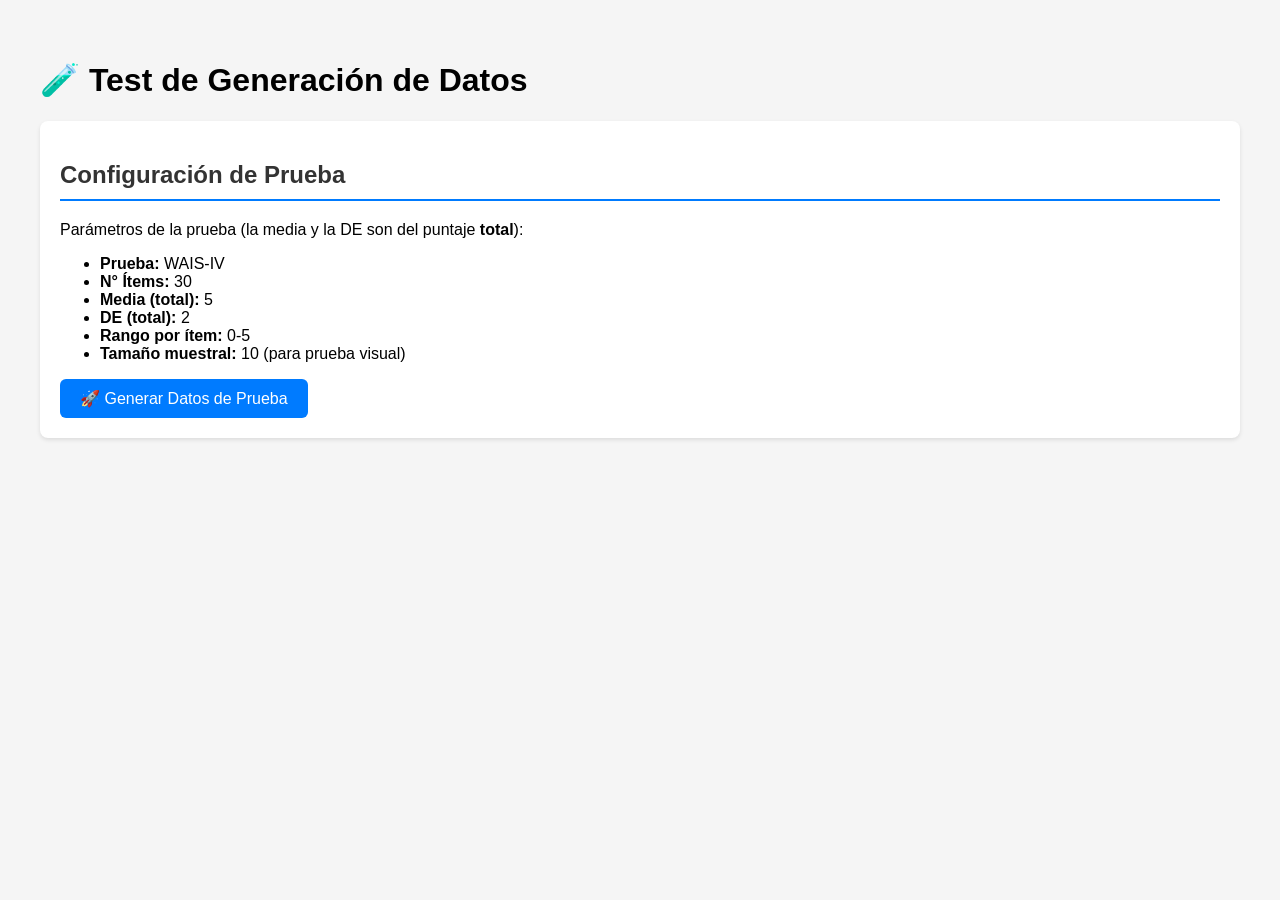
<file: test-generador.html>
<!DOCTYPE html>
<html lang="es">
<head>
    <meta charset="UTF-8">
    <meta name="viewport" content="width=device-width, initial-scale=1.0">
    <title>Test - Generador de Datos</title>
    <style>
        body {
            font-family: Arial, sans-serif;
            max-width: 1200px;
            margin: 20px auto;
            padding: 20px;
            background: #f5f5f5;
        }
        .test-section {
            background: white;
            padding: 20px;
            margin-bottom: 20px;
            border-radius: 8px;
            box-shadow: 0 2px 4px rgba(0,0,0,0.1);
        }
        h2 {
            color: #333;
            border-bottom: 2px solid #007bff;
            padding-bottom: 10px;
        }
        table {
            width: 100%;
            border-collapse: collapse;
            margin-top: 10px;
        }
        th, td {
            padding: 8px;
            text-align: left;
            border: 1px solid #ddd;
        }
        th {
            background: #007bff;
            color: white;
        }
        .stats {
            display: grid;
            grid-template-columns: repeat(auto-fit, minmax(200px, 1fr));
            gap: 10px;
            margin-top: 20px;
        }
        .stat-box {
            background: #f8f9fa;
            padding: 15px;
            border-radius: 6px;
            border-left: 4px solid #28a745;
        }
        .stat-label {
            font-size: 12px;
            color: #666;
            text-transform: uppercase;
        }
        .stat-value {
            font-size: 24px;
            font-weight: bold;
            color: #333;
        }
        button {
            background: #007bff;
            color: white;
            border: none;
            padding: 10px 20px;
            border-radius: 6px;
            cursor: pointer;
            font-size: 16px;
        }
        button:hover {
            background: #0056b3;
        }
        .warning {
            background: #fff3cd;
            border-left: 4px solid #ffc107;
            padding: 10px;
            margin: 10px 0;
        }
        .success {
            background: #d4edda;
            border-left: 4px solid #28a745;
            padding: 10px;
            margin: 10px 0;
        }
    </style>
</head>
<body>
    <h1>🧪 Test de Generación de Datos</h1>
    
    <div class="test-section">
        <h2>Configuración de Prueba</h2>
        <p>Parámetros de la prueba (la media y la DE son del puntaje <strong>total</strong>):</p>
        <ul>
            <li><strong>Prueba:</strong> WAIS-IV</li>
            <li><strong>N° Ítems:</strong> 30</li>
            <li><strong>Media (total):</strong> 5</li>
            <li><strong>DE (total):</strong> 2</li>
            <li><strong>Rango por ítem:</strong> 0-5</li>
            <li><strong>Tamaño muestral:</strong> 10 (para prueba visual)</li>
        </ul>
        <button onclick="ejecutarPrueba()">🚀 Generar Datos de Prueba</button>
    </div>

    <div id="resultados" style="display:none;">
        <div class="test-section">
            <h2>📊 Estadísticas Generadas</h2>
            <div class="stats" id="estadisticas"></div>
        </div>

        <div class="test-section">
            <h2>📋 Datos Generados (Vista Completa)</h2>
            <div style="overflow-x: auto;">
                <table id="tablaDatos"></table>
            </div>
        </div>

        <div class="test-section">
            <h2>✅ Validaciones</h2>
            <div id="validaciones"></div>
        </div>
    </div>

    <script src="generador-datos.js"></script>
    <script>
        // Configuración de la prueba (única fuente de verdad para el test).
        // IMPORTANTE: con el generador actual, `media` y `desviacion` son los
        // parámetros del puntaje TOTAL de la prueba (no por ítem).
        const CONFIG = {
            tamanoMuestra: 10,
            prueba: {
                nombre: 'WAIS-IV',
                nombreCorto: 'W',
                numItems: 30,
                media: 5,        // media objetivo del TOTAL
                desviacion: 2,   // DE objetivo del TOTAL
                minimo: 0,
                maximo: 5
            },
            sociodemograficos: [
                { categoria: 'Edad', categoriaCorta: 'E', promedio: 15.9, desviacion: 0.84, minimo: null, maximo: null, decimales: 1 },
                { categoria: 'Sexo', categoriaCorta: 'S', promedio: 0.84, desviacion: 0.48, minimo: 0, maximo: 1, decimales: 0 }
            ]
        };

        function ejecutarPrueba() {
            const gen = new GeneradorDatos();

            gen.configuracion = {
                tamanoMuestra: CONFIG.tamanoMuestra,
                pruebas: [CONFIG.prueba],
                sociodemograficos: CONFIG.sociodemograficos
            };

            const datos = gen.generarBaseDatos();
            mostrarResultados(datos);
        }

        function mostrarResultados(datos) {
            document.getElementById('resultados').style.display = 'block';

            const stats = calcularEstadisticas(datos);
            mostrarEstadisticas(stats);
            mostrarTabla(datos);
            validarDatos(stats);
        }

        function calcularEstadisticas(datos) {
            const prefijo = CONFIG.prueba.nombreCorto;
            const columnaTotal = `Total_${prefijo}`;
            // Columnas de ítem: <prefijo> seguido de uno o más dígitos (excluye el total)
            const regexItem = new RegExp(`^${prefijo}\\d+$`);
            const columnasItem = Object.keys(datos[0]).filter(col => regexItem.test(col));

            const stats = {
                totalItems: columnasItem.length,
                minMaxPorColumna: {}
            };

            let totalCeros = 0;
            columnasItem.forEach(col => {
                const valores = datos.map(fila => fila[col]);
                totalCeros += valores.filter(v => v === 0).length;
                stats.minMaxPorColumna[col] = { min: Math.min(...valores), max: Math.max(...valores) };
            });

            stats.totalCeros = totalCeros;
            const totalItemsGenerados = datos.length * stats.totalItems;
            stats.porcentajeCeros = totalItemsGenerados > 0
                ? (totalCeros / totalItemsGenerados) * 100
                : 0;

            // Estadísticas del puntaje total
            const totales = datos.map(fila => fila[columnaTotal]);
            const mediaTotal = totales.reduce((a, b) => a + b, 0) / totales.length;
            const varianzaTotal = totales.reduce((a, v) => a + Math.pow(v - mediaTotal, 2), 0) / (totales.length - 1);
            stats.mediaTotal = mediaTotal;
            stats.desviacionTotal = Math.sqrt(varianzaTotal);
            stats.minTotal = Math.min(...totales);
            stats.maxTotal = Math.max(...totales);

            return stats;
        }

        function mostrarEstadisticas(stats) {
            const container = document.getElementById('estadisticas');
            container.innerHTML = `
                <div class="stat-box">
                    <div class="stat-label">Media Total (objetivo ${CONFIG.prueba.media})</div>
                    <div class="stat-value">${stats.mediaTotal.toFixed(2)}</div>
                </div>
                <div class="stat-box">
                    <div class="stat-label">DE Total (objetivo ${CONFIG.prueba.desviacion})</div>
                    <div class="stat-value">${stats.desviacionTotal.toFixed(2)}</div>
                </div>
                <div class="stat-box">
                    <div class="stat-label">% de Ceros por ítem</div>
                    <div class="stat-value">${stats.porcentajeCeros.toFixed(1)}%</div>
                </div>
                <div class="stat-box">
                    <div class="stat-label">Rango Total</div>
                    <div class="stat-value">${stats.minTotal}-${stats.maxTotal}</div>
                </div>
            `;
        }

        function mostrarTabla(datos) {
            const table = document.getElementById('tablaDatos');
            const columnas = Object.keys(datos[0]);

            let html = '<thead><tr>';
            columnas.forEach(col => {
                html += `<th>${col}</th>`;
            });
            html += '</tr></thead><tbody>';

            datos.forEach(fila => {
                html += '<tr>';
                columnas.forEach(col => {
                    const valor = fila[col];
                    const estilo = valor === 0 ? 'background: #ffcccc;' : '';
                    html += `<td style="${estilo}">${typeof valor === 'number' ? valor.toFixed(2) : valor}</td>`;
                });
                html += '</tr>';
            });

            html += '</tbody>';
            table.innerHTML = html;
        }

        function validarDatos(stats) {
            const { numItems, media, desviacion, minimo, maximo } = CONFIG.prueba;
            const validaciones = [];

            // Validación 1: media del total cercana al objetivo configurado
            const difMedia = Math.abs(stats.mediaTotal - media);
            // Tolerancia relativa, con un mínimo absoluto por el ruido de N pequeño
            const tolMedia = Math.max(media * 0.25, desviacion);
            validaciones.push(difMedia <= tolMedia
                ? { tipo: 'success', mensaje: `✅ Media total (${stats.mediaTotal.toFixed(2)}) cercana al objetivo (${media}).` }
                : { tipo: 'warning', mensaje: `⚠️ Media total (${stats.mediaTotal.toFixed(2)}) se aleja del objetivo (${media}).` });

            // Validación 2: DE del total cercana al objetivo (el recorte al rango
            // puede reducir algo la dispersión, por eso la tolerancia es amplia)
            const difDE = Math.abs(stats.desviacionTotal - desviacion);
            validaciones.push(difDE <= desviacion * 0.5
                ? { tipo: 'success', mensaje: `✅ DE total (${stats.desviacionTotal.toFixed(2)}) cercana al objetivo (${desviacion}).` }
                : { tipo: 'warning', mensaje: `⚠️ DE total (${stats.desviacionTotal.toFixed(2)}) se aleja del objetivo (${desviacion}).` });

            // Validación 3: todos los ítems dentro del rango configurado
            const fueraDeRango = Object.values(stats.minMaxPorColumna)
                .filter(({ min, max }) => min < minimo || max > maximo);
            validaciones.push(fueraDeRango.length === 0
                ? { tipo: 'success', mensaje: `✅ Todos los ítems están dentro del rango ${minimo}-${maximo}.` }
                : { tipo: 'warning', mensaje: `⚠️ ${fueraDeRango.length} ítems tienen valores fuera del rango ${minimo}-${maximo}.` });

            // Validación 4: ceros. Una media por ítem cercana al mínimo produce
            // muchos ceros de forma esperable; solo es señal de regresión del bug
            // de exceso de ceros si la media por ítem está lejos del mínimo.
            const mediaPorItem = media / numItems;
            const umbralCercaDelMinimo = minimo + (maximo - minimo) * 0.25;
            const cerosEsperablesAltos = mediaPorItem <= umbralCercaDelMinimo;
            const pct = stats.porcentajeCeros.toFixed(1);

            if (cerosEsperablesAltos) {
                validaciones.push({
                    tipo: 'success',
                    mensaje: `✅ ${pct}% de ceros por ítem, esperable porque la media por ítem (${mediaPorItem.toFixed(2)}) está cerca del mínimo (${minimo}).`
                });
            } else if (stats.porcentajeCeros > 30) {
                validaciones.push({
                    tipo: 'warning',
                    mensaje: `⚠️ ${pct}% de ceros con media por ítem (${mediaPorItem.toFixed(2)}) lejos del mínimo: posible regresión del bug de exceso de ceros.`
                });
            } else {
                validaciones.push({
                    tipo: 'success',
                    mensaje: `✅ Porcentaje de ceros por ítem (${pct}%) razonable.`
                });
            }

            document.getElementById('validaciones').innerHTML = validaciones
                .map(v => `<div class="${v.tipo}">${v.mensaje}</div>`)
                .join('');
        }
    </script>
</body>
</html>
</file>
<file: styles.css>
/* ========================================
   RESET Y BASE
   ======================================== */
* {
    margin: 0;
    padding: 0;
    box-sizing: border-box;
}

:root {
    /* Colores principales - Paleta minimalista */
    --color-primary: #1a1a1a;
    --color-secondary: #4a4a4a;
    --color-accent: #d4af37;
    --color-bg: #ffffff;
    --color-bg-secondary: #f8f8f8;
    --color-bg-tertiary: #f0f0f0;
    --color-text: #1a1a1a;
    --color-text-secondary: #6a6a6a;
    --color-border: #e0e0e0;
    --color-success: #2d7a4f;
    --color-error: #c33c3c;
    --color-warning: #d68910;

    /* Tipografía */
    --font-primary: 'Inter', -apple-system, BlinkMacSystemFont, 'Segoe UI', system-ui, sans-serif;
    --font-secondary: 'Georgia', 'Times New Roman', serif;

    /* Espaciado */
    --spacing-xs: 0.5rem;
    --spacing-sm: 1rem;
    --spacing-md: 1.5rem;
    --spacing-lg: 2rem;
    --spacing-xl: 3rem;
    --spacing-2xl: 4rem;

    /* Sombras */
    --shadow-sm: 0 1px 2px rgba(0, 0, 0, 0.04);
    --shadow-md: 0 4px 8px rgba(0, 0, 0, 0.06);
    --shadow-lg: 0 10px 20px rgba(0, 0, 0, 0.08);

    /* Bordes */
    --radius-sm: 4px;
    --radius-md: 8px;
    --radius-lg: 12px;

    /* Transiciones */
    --transition-fast: 150ms ease;
    --transition-base: 250ms ease;
    --transition-slow: 350ms ease;
}

body {
    font-family: var(--font-primary);
    font-size: 16px;
    line-height: 1.6;
    color: var(--color-text);
    background-color: var(--color-bg);
    -webkit-font-smoothing: antialiased;
    -moz-osx-font-smoothing: grayscale;
}

/* ========================================
   HEADER
   ======================================== */
.header {
    background-color: var(--color-bg);
    border-bottom: 1px solid var(--color-border);
    padding: var(--spacing-md) 0;
    position: sticky;
    top: 0;
    z-index: 100;
    backdrop-filter: blur(10px);
    background-color: rgba(255, 255, 255, 0.95);
}

.header-content {
    display: flex;
    justify-content: space-between;
    align-items: center;
}

.logo {
    font-size: 1.75rem;
    font-weight: 600;
    letter-spacing: -0.02em;
    color: var(--color-primary);
}

.logo .accent {
    color: var(--color-accent);
    font-weight: 300;
}

.nav {
    display: flex;
    gap: var(--spacing-lg);
}

.nav-link {
    color: var(--color-text-secondary);
    text-decoration: none;
    font-size: 0.9375rem;
    font-weight: 500;
    letter-spacing: 0.01em;
    transition: color var(--transition-base);
    position: relative;
}

.nav-link:hover {
    color: var(--color-text);
}

.nav-link.active {
    color: var(--color-primary);
}

.nav-link.active::after {
    content: '';
    position: absolute;
    bottom: -0.75rem;
    left: 0;
    right: 0;
    height: 2px;
    background-color: var(--color-accent);
}

/* ========================================
   CONTAINER Y LAYOUT
   ======================================== */
.container {
    width: 100%;
    padding-left: clamp(16px, 2.5%, 48px);
    padding-right: clamp(16px, 2.5%, 48px);
    box-sizing: border-box;
    /* 🎯 ESENCIAL */
}


.main {
    min-height: calc(100vh - 200px);
    padding: var(--spacing-2xl) 0;
}

.section {
    display: none;
}

.section.active {
    display: block;
    animation: fadeIn 0.4s ease;
}

@keyframes fadeIn {
    from {
        opacity: 0;
        transform: translateY(10px);
    }

    to {
        opacity: 1;
        transform: translateY(0);
    }
}

.section-header {
    text-align: center;
    margin-bottom: var(--spacing-2xl);
}

.section-title {
    font-size: 2.5rem;
    font-weight: 300;
    letter-spacing: -0.03em;
    margin-bottom: var(--spacing-sm);
    color: var(--color-primary);
}

.section-subtitle {
    font-size: 1.125rem;
    color: var(--color-text-secondary);
    font-weight: 400;
}

/* ========================================
   CARDS
   ======================================== */
.card {
    background-color: var(--color-bg);
    border: 1px solid var(--color-border);
    border-radius: var(--radius-lg);
    padding: var(--spacing-xl);
    margin-bottom: var(--spacing-lg);
    transition: box-shadow var(--transition-base);
}

.card:hover {
    box-shadow: var(--shadow-md);
}

.card-header {
    display: flex;
    justify-content: space-between;
    align-items: center;
    margin-bottom: var(--spacing-lg);
}

.card-title {
    font-size: 1.25rem;
    font-weight: 500;
    letter-spacing: -0.01em;
    color: var(--color-primary);
    margin-bottom: var(--spacing-md);
}

/* ========================================
   FORMS
   ======================================== */
.form-group {
    margin-bottom: var(--spacing-md);
}

.form-row {
    display: grid;
    grid-template-columns: 1fr 1fr;
    gap: var(--spacing-lg);
}

label {
    display: block;
    font-size: 0.875rem;
    font-weight: 500;
    color: var(--color-text);
    margin-bottom: var(--spacing-xs);
    letter-spacing: 0.01em;
}

.input {
    width: 100%;
    padding: 0.75rem 1rem;
    font-size: 0.9375rem;
    font-family: var(--font-primary);
    color: var(--color-text);
    background-color: var(--color-bg);
    border: 1px solid var(--color-border);
    border-radius: var(--radius-md);
    transition: all var(--transition-base);
}

.input:focus {
    outline: none;
    border-color: var(--color-primary);
    box-shadow: 0 0 0 3px rgba(26, 26, 26, 0.05);
}

.input::placeholder {
    color: var(--color-text-secondary);
    opacity: 0.6;
}

.input-sm {
    padding: 0.5rem 0.75rem;
    font-size: 0.875rem;
}

/* Pista en vivo bajo Media/DE con el rango permitido */
.campo-hint {
    display: block;
    margin-top: 0.25rem;
    font-size: 0.75rem;
    line-height: 1.3;
    color: var(--color-text-secondary);
}

.campo-hint.invalido {
    color: var(--color-error);
    font-weight: 600;
}

.campo-hint.aviso {
    color: var(--color-warning);
    font-weight: 600;
}

/* Campo fuera del rango permitido */
.input.invalid {
    border-color: var(--color-error);
    background-color: rgba(195, 60, 60, 0.06);
}

.input.invalid:focus {
    box-shadow: 0 0 0 3px rgba(195, 60, 60, 0.12);
}

/* Campo bloqueado hasta completar el paso anterior */
.input:disabled {
    background-color: var(--color-bg-tertiary);
    color: #9a9a9a;
    cursor: not-allowed;
    border-style: dashed;
}

.input:disabled::placeholder {
    color: #bcbcbc;
}

/* Cartel con el orden de llenado */
.orden-guia {
    display: flex;
    flex-wrap: wrap;
    align-items: center;
    gap: 0.5rem 0.75rem;
    margin: 0 0 1rem;
    padding: 0.75rem 1rem;
    background-color: var(--color-bg-secondary);
    border: 1px solid var(--color-border);
    border-left: 4px solid var(--color-accent);
    border-radius: var(--radius-md);
    font-size: 0.875rem;
    color: var(--color-secondary);
}

.orden-guia-titulo {
    font-weight: 700;
    color: var(--color-primary);
}

.orden-paso {
    display: inline-flex;
    align-items: center;
    gap: 0.4rem;
    white-space: nowrap;
}

.orden-num {
    display: inline-flex;
    align-items: center;
    justify-content: center;
    width: 1.35rem;
    height: 1.35rem;
    border-radius: 50%;
    background-color: var(--color-accent);
    color: #fff;
    font-weight: 700;
    font-size: 0.8rem;
    flex-shrink: 0;
}

.orden-flecha {
    color: var(--color-accent);
    font-weight: 700;
}

.orden-nota {
    flex-basis: 100%;
    font-size: 0.8125rem;
    color: var(--color-text-secondary);
    font-style: italic;
}

/* Leyenda numerada bajo la tabla de Pruebas Aplicadas */
.leyenda-pruebas {
    margin-top: 1rem;
    padding: 1rem 1.25rem;
    background-color: var(--color-bg-secondary);
    border: 1px solid var(--color-border);
    border-radius: var(--radius-md);
    font-size: 0.85rem;
    color: var(--color-text-secondary);
    line-height: 1.55;
}

.leyenda-pruebas .leyenda-titulo {
    font-weight: 700;
    color: var(--color-primary);
    margin: 0 0 0.5rem;
}

.leyenda-pruebas ol {
    margin: 0;
    padding-left: 1.4rem;
    display: flex;
    flex-direction: column;
    gap: 0.5rem;
}

.leyenda-pruebas li::marker {
    color: var(--color-accent);
    font-weight: 700;
}

.leyenda-pruebas strong {
    color: var(--color-primary);
}

.help-text {
    display: block;
    font-size: 0.8125rem;
    color: var(--color-text-secondary);
    margin-top: var(--spacing-xs);
}

.radio-group {
    display: flex;
    gap: var(--spacing-lg);
}

.radio-label {
    display: flex;
    align-items: center;
    gap: var(--spacing-xs);
    cursor: pointer;
    font-size: 0.9375rem;
}

.radio-label input[type="radio"] {
    width: 18px;
    height: 18px;
    cursor: pointer;
}

/* ========================================
   BUTTONS
   ======================================== */
.btn {
    display: inline-flex;
    align-items: center;
    gap: var(--spacing-xs);
    padding: 0.75rem 1.5rem;
    font-size: 0.9375rem;
    font-weight: 500;
    font-family: var(--font-primary);
    letter-spacing: 0.01em;
    text-decoration: none;
    border: none;
    border-radius: var(--radius-md);
    cursor: pointer;
    transition: all var(--transition-base);
    white-space: nowrap;
}

.btn-primary {
    background-color: var(--color-primary);
    color: white;
}

.btn-primary:hover:not(:disabled) {
    background-color: var(--color-secondary);
    transform: translateY(-1px);
    box-shadow: var(--shadow-md);
}

.btn-secondary {
    background-color: var(--color-bg-secondary);
    color: var(--color-text);
    border: 1px solid var(--color-border);
}

.btn-secondary:hover:not(:disabled) {
    background-color: var(--color-bg-tertiary);
}

.btn-outline {
    background-color: transparent;
    color: var(--color-text);
    border: 1px solid var(--color-border);
}

.btn-outline:hover:not(:disabled) {
    background-color: var(--color-bg-secondary);
    border-color: var(--color-primary);
}

.btn-lg {
    padding: 1rem 2rem;
    font-size: 1rem;
}

.btn:disabled {
    opacity: 0.5;
    cursor: not-allowed;
}

.btn-icon {
    display: inline-flex;
    align-items: center;
    justify-content: center;
    width: 32px;
    height: 32px;
    padding: 0;
    background: none;
    border: none;
    color: var(--color-text-secondary);
    cursor: pointer;
    transition: all var(--transition-base);
    border-radius: var(--radius-sm);
}

.btn-icon:hover {
    background-color: var(--color-bg-secondary);
    color: var(--color-text);
}

.btn-delete:hover {
    background-color: #fef2f2;
    color: var(--color-error);
}

/* ========================================
   TABLES
   ======================================== */
.table-container {
    overflow-x: auto;
    border-radius: var(--radius-md);
    border: 1px solid var(--color-border);
}

.table {
    width: 100%;
    border-collapse: collapse;
    font-size: 0.9375rem;
}

.table thead {
    background-color: var(--color-bg-secondary);
}

.table th {
    padding: 1rem;
    text-align: left;
    font-weight: 600;
    color: var(--color-text);
    border-bottom: 2px solid var(--color-border);
    font-size: 0.875rem;
    letter-spacing: 0.02em;
    text-transform: uppercase;
}

.table td {
    padding: 0.75rem 1rem;
    border-bottom: 1px solid var(--color-border);
}

.table tbody tr:hover {
    background-color: var(--color-bg-secondary);
}

.table-scroll {
    max-height: 400px;
    overflow-y: auto;
    /* Permite desplazamiento horizontal dentro del contenedor en lugar de
       empujar el ancho de la página cuando la tabla tiene muchas columnas. */
    overflow-x: auto;
    border-radius: var(--radius-md);
    border: 1px solid var(--color-border);
}

.table-preview {
    font-size: 0.875rem;
}

.table-preview th,
.table-preview td {
    padding: 0.625rem;
}

/* ========================================
   STATS GRID
   ======================================== */
.stats-grid {
    display: grid;
    grid-template-columns: repeat(auto-fit, minmax(200px, 1fr));
    gap: var(--spacing-md);
    margin-bottom: var(--spacing-lg);
}

.stat-card {
    display: flex;
    flex-direction: column;
    padding: var(--spacing-md);
    background-color: var(--color-bg-secondary);
    border-radius: var(--radius-md);
    border: 1px solid var(--color-border);
}

.stat-label {
    font-size: 0.8125rem;
    color: var(--color-text-secondary);
    font-weight: 500;
    text-transform: uppercase;
    letter-spacing: 0.05em;
    margin-bottom: var(--spacing-xs);
}

.stat-value {
    font-size: 2rem;
    font-weight: 300;
    color: var(--color-primary);
    letter-spacing: -0.02em;
}

/* ========================================
   ACTIONS BAR
   ======================================== */
.actions-bar {
    display: flex;
    gap: var(--spacing-md);
    justify-content: center;
    margin: var(--spacing-xl) 0;
}

/* ========================================
   UPLOAD AREA
   ======================================== */
.upload-area {
    padding: var(--spacing-xl);
    border: 2px dashed var(--color-border);
    border-radius: var(--radius-lg);
    text-align: center;
}

.upload-options {
    display: flex;
    align-items: center;
    justify-content: center;
    gap: var(--spacing-lg);
}

.divider-text {
    color: var(--color-text-secondary);
    font-size: 0.875rem;
}

/* ========================================
   RESULTS
   ======================================== */
.result-section {
    margin-bottom: var(--spacing-xl);
    padding-bottom: var(--spacing-xl);
    border-bottom: 1px solid var(--color-border);
}

.result-section:last-child {
    border-bottom: none;
}

.result-title {
    font-size: 1.125rem;
    font-weight: 500;
    margin-bottom: var(--spacing-md);
    color: var(--color-primary);
}

.result-box {
    background-color: var(--color-bg-secondary);
    padding: var(--spacing-md);
    border-radius: var(--radius-md);
    border-left: 4px solid var(--color-accent);
}

/* Cajas de interpretación estadística. El color de cada variante se define
   con variables CSS para no repetir los estilos en cada bloque. */
.interpretation-box {
    padding: 1.5rem;
    margin-top: 1rem;
    background: var(--ib-fondo);
    border-left: 4px solid var(--ib-borde);
}

.interpretation-title {
    display: flex;
    align-items: center;
    margin-bottom: 0.75rem;
    font-weight: 600;
    color: var(--ib-titulo);
}

.interpretation-title svg {
    margin-right: 0.5rem;
}

.interpretation-text {
    margin: 0;
    line-height: 1.8;
    text-align: justify;
    color: #1e293b;
}

.interpretation-box--normalidad {
    --ib-fondo: linear-gradient(135deg, #f0f9ff 0%, #e0f2fe 100%);
    --ib-borde: #3b82f6;
    --ib-titulo: #1e40af;
}

.interpretation-box--correlacion {
    --ib-fondo: linear-gradient(135deg, #f0fdf4 0%, #dcfce7 100%);
    --ib-borde: #22c55e;
    --ib-titulo: #15803d;
}

.interpretation-box--hipotesis {
    --ib-fondo: linear-gradient(135deg, #fef3c7 0%, #fde68a 100%);
    --ib-borde: #f59e0b;
    --ib-titulo: #b45309;
}

.result-table {
    width: 100%;
    margin: var(--spacing-md) 0;
}

.result-table td {
    padding: var(--spacing-xs) var(--spacing-sm);
}

.result-table th {
    padding: var(--spacing-xs) var(--spacing-sm);
    text-align: left;
    font-weight: 600;
    border-bottom: 1px solid var(--color-border);
}

.result-table td:first-child {
    font-weight: 500;
    color: var(--color-text-secondary);
}

.discussion-box {
    background-color: var(--color-bg-secondary);
    padding: var(--spacing-lg);
    border-radius: var(--radius-md);
    line-height: 1.8;
    font-size: 0.9375rem;
}

/* Caja del reporte en formato APA: texto citable + botón de copiar. */
.apa-box {
    display: flex;
    align-items: center;
    gap: var(--spacing-md);
    flex-wrap: wrap;
}

.apa-text {
    margin: 0;
    flex: 1;
    min-width: 240px;
    font-style: italic;
    line-height: 1.7;
}

/* Las referencias incluyen URLs muy largas; se permite que corten para que
   no desborden el ancho de la página en pantallas estrechas. */
.reference-text {
    overflow-wrap: anywhere;
    word-break: break-word;
}

/* Los fragmentos de código de ejemplo (p. ej. el formato de dimensiones)
   pueden ser largos; se permite que corten para no desbordar en móviles. */
code {
    overflow-wrap: anywhere;
    word-break: break-word;
}

.highlight {
    background-color: #fff9e6;
    padding: 0.125rem 0.25rem;
    border-radius: var(--radius-sm);
    font-weight: 500;
}

.decision-accept {
    color: var(--color-success);
    font-weight: 600;
}

.decision-reject {
    color: var(--color-error);
    font-weight: 600;
}

/* ========================================
   HELP SECTION
   ======================================== */
.help-grid {
    display: grid;
    grid-template-columns: repeat(auto-fit, minmax(300px, 1fr));
    gap: var(--spacing-lg);
}

.help-card {
    padding: var(--spacing-xl);
    background-color: var(--color-bg-secondary);
    border-radius: var(--radius-lg);
    border: 1px solid var(--color-border);
}

.help-card h3 {
    font-size: 1.25rem;
    font-weight: 500;
    margin-bottom: var(--spacing-sm);
    color: var(--color-primary);
}

.help-card p {
    color: var(--color-text-secondary);
    line-height: 1.6;
}

/* ========================================
   FOOTER
   ======================================== */
.footer {
    background-color: var(--color-bg-secondary);
    border-top: 1px solid var(--color-border);
    padding: var(--spacing-xl) 0;
    text-align: center;
    margin-top: var(--spacing-2xl);
}

.footer p {
    color: var(--color-text-secondary);
    font-size: 0.875rem;
}

/* ========================================
   TOAST NOTIFICATIONS
   ======================================== */
.toast {
    position: fixed;
    bottom: -100px;
    left: 50%;
    transform: translateX(-50%);
    background-color: var(--color-primary);
    color: white;
    padding: 1rem 2rem;
    border-radius: var(--radius-md);
    box-shadow: var(--shadow-lg);
    transition: bottom var(--transition-base);
    z-index: 1000;
    font-size: 0.9375rem;
    max-width: min(90vw, 640px);
    line-height: 1.4;
    text-align: left;
}

.toast.show {
    bottom: 2rem;
}

.toast.success {
    background-color: var(--color-success);
}

.toast.error {
    background-color: var(--color-error);
}

.toast.warning {
    background-color: var(--color-warning);
}

/* ========================================
   RESPONSIVE
   ======================================== */
@media (max-width: 768px) {
    .section-title {
        font-size: 2rem;
    }

    .form-row {
        grid-template-columns: 1fr;
    }

    .header-content {
        flex-direction: column;
        gap: var(--spacing-md);
    }

    .nav {
        gap: var(--spacing-md);
        flex-wrap: wrap;
        justify-content: center;
    }

    .nav-link {
        font-size: 0.875rem;
    }

    .actions-bar {
        flex-direction: column;
    }

    .upload-options {
        flex-direction: column;
    }

    .table-container {
        font-size: 0.8125rem;
    }

    .card {
        padding: var(--spacing-lg);
    }
}

/* ========================================
   UTILITY CLASSES
   ======================================== */
.text-center {
    text-align: center;
}

.mb-0 {
    margin-bottom: 0;
}

.mt-lg {
    margin-top: var(--spacing-lg);
}

.hidden {
    display: none !important;
}

/* ========================================
   SCROLLBAR STYLING (Webkit)
   ======================================== */
::-webkit-scrollbar {
    width: 8px;
    height: 8px;
}

::-webkit-scrollbar-track {
    background: var(--color-bg-secondary);
}

::-webkit-scrollbar-thumb {
    background: var(--color-border);
    border-radius: 4px;
}

::-webkit-scrollbar-thumb:hover {
    background: var(--color-secondary);
}






/* ========================================
   Estilos para el Grid de Contacto
   ======================================== */
/* seccion sobre mi */
.contact-grid {
    display: grid;
    /* Adapta el número de columnas según el tamaño de la pantalla */
    grid-template-columns: repeat(auto-fit, minmax(200px, 1fr));
    gap: 25px;
    margin-top: 40px;
}

/* Estilos de la Tarjeta de Contacto (El Enlace) */
.contact-card {
    text-decoration: none;
    /* Quitar el subrayado de los enlaces */
    color: inherit;
    /* Heredar el color del texto */
    padding: 25px;
    border: 1px solid #e0e0e0;
    /* Borde sutil */
    border-radius: 8px;
    text-align: center;
    transition: all 0.3s ease;
    /* Transiciones suaves para hover */
    display: flex;
    flex-direction: column;
    justify-content: center;
    align-items: center;
    min-height: 150px;
    /* Altura mínima para que se vean bien */
}

/* Efecto Hover (Elegante) */
.contact-card:hover {
    border-color: #007bff;
    /* Un color de énfasis */
    box-shadow: 0 4px 15px rgba(0, 123, 255, 0.1);
    transform: translateY(-5px);
    /* Pequeño levantamiento */
}

/* Icono */
.contact-card .icon {
    width: 40px;
    height: 40px;
    color: #007bff;
    /* Color principal del icono */
    margin-bottom: 10px;
    stroke-width: 1.5;
    /* Hace que el icono se vea más fino y elegante */
}

/* Título de la Tarjeta */
.contact-card h3 {
    margin: 10px 0 5px 0;
    font-size: 1.2rem;
    color: #333;
}

/* Subtítulo/Descripción */
.contact-card p {
    font-size: 0.9rem;
    color: #6c757d;
}


/* ========================================
   LOGO
   ======================================== */

/* 1. Contenedor del Logo y Firma */
.logo-group {
    display: flex;
    /* Alinea los elementos (logo y nombre) horizontalmente */
    align-items: flex-end;
    /* Alinea los elementos a la parte inferior (verticalmente) */
    gap: 10px;
    /* Espacio entre el logo y tu nombre */
}

/* 2. Estilo de la Firma del Autor */
.author-signature {
    /* Estilo minimalista y sutil */
    font-size: 0.8rem;
    /* Tamaño más pequeño que el logo */
    font-weight: 400;
    /* Peso normal para que no sea tan dominante */
    color: #6c757d;
    /* Color gris/sutil para contraste suave */

    /* Opcional: Un poco de estilo itálico (cursiva) para parecer una firma */
    /* font-style: italic; */

    /* Pequeño ajuste para alineación vertical perfecta si es necesario */
    /* position: relative; */
    /* bottom: -2px; */
}

/* 3. Ajuste al Título Principal (Opcional) */
.logo {
    margin: 0;
    /* Asegúrate de quitar cualquier margen por defecto del h1 */
    font-size: 1.8rem;
    /* Ejemplo de tamaño */
}


/* ========================================
   Contenedores de gráficos
   ======================================== */

.chart-grid {
    display: grid;
    grid-template-columns: repeat(auto-fit, minmax(450px, 1fr));
    gap: 20px;
    margin-top: 20px;
}

.chart-container {
    background: white;
    border-radius: 8px;
    padding: 20px;
    box-shadow: 0 2px 10px rgba(0, 0, 0, 0.1);
}

.chart-title {
    font-size: 18px;
    font-weight: 600;
    margin-bottom: 15px;
    color: #333;
}

.chart-wrapper {
    width: 100%;
    height: 320px;
    display: flex;
    justify-content: center;
    align-items: center;
}

/* Respeta la preferencia del sistema de movimiento reducido: desactiva
   animaciones, transiciones y el desplazamiento suave (accesibilidad). */
@media (prefers-reduced-motion: reduce) {

    *,
    *::before,
    *::after {
        animation-duration: 0.01ms !important;
        animation-iteration-count: 1 !important;
        transition-duration: 0.01ms !important;
        scroll-behavior: auto !important;
    }
}
</file>
